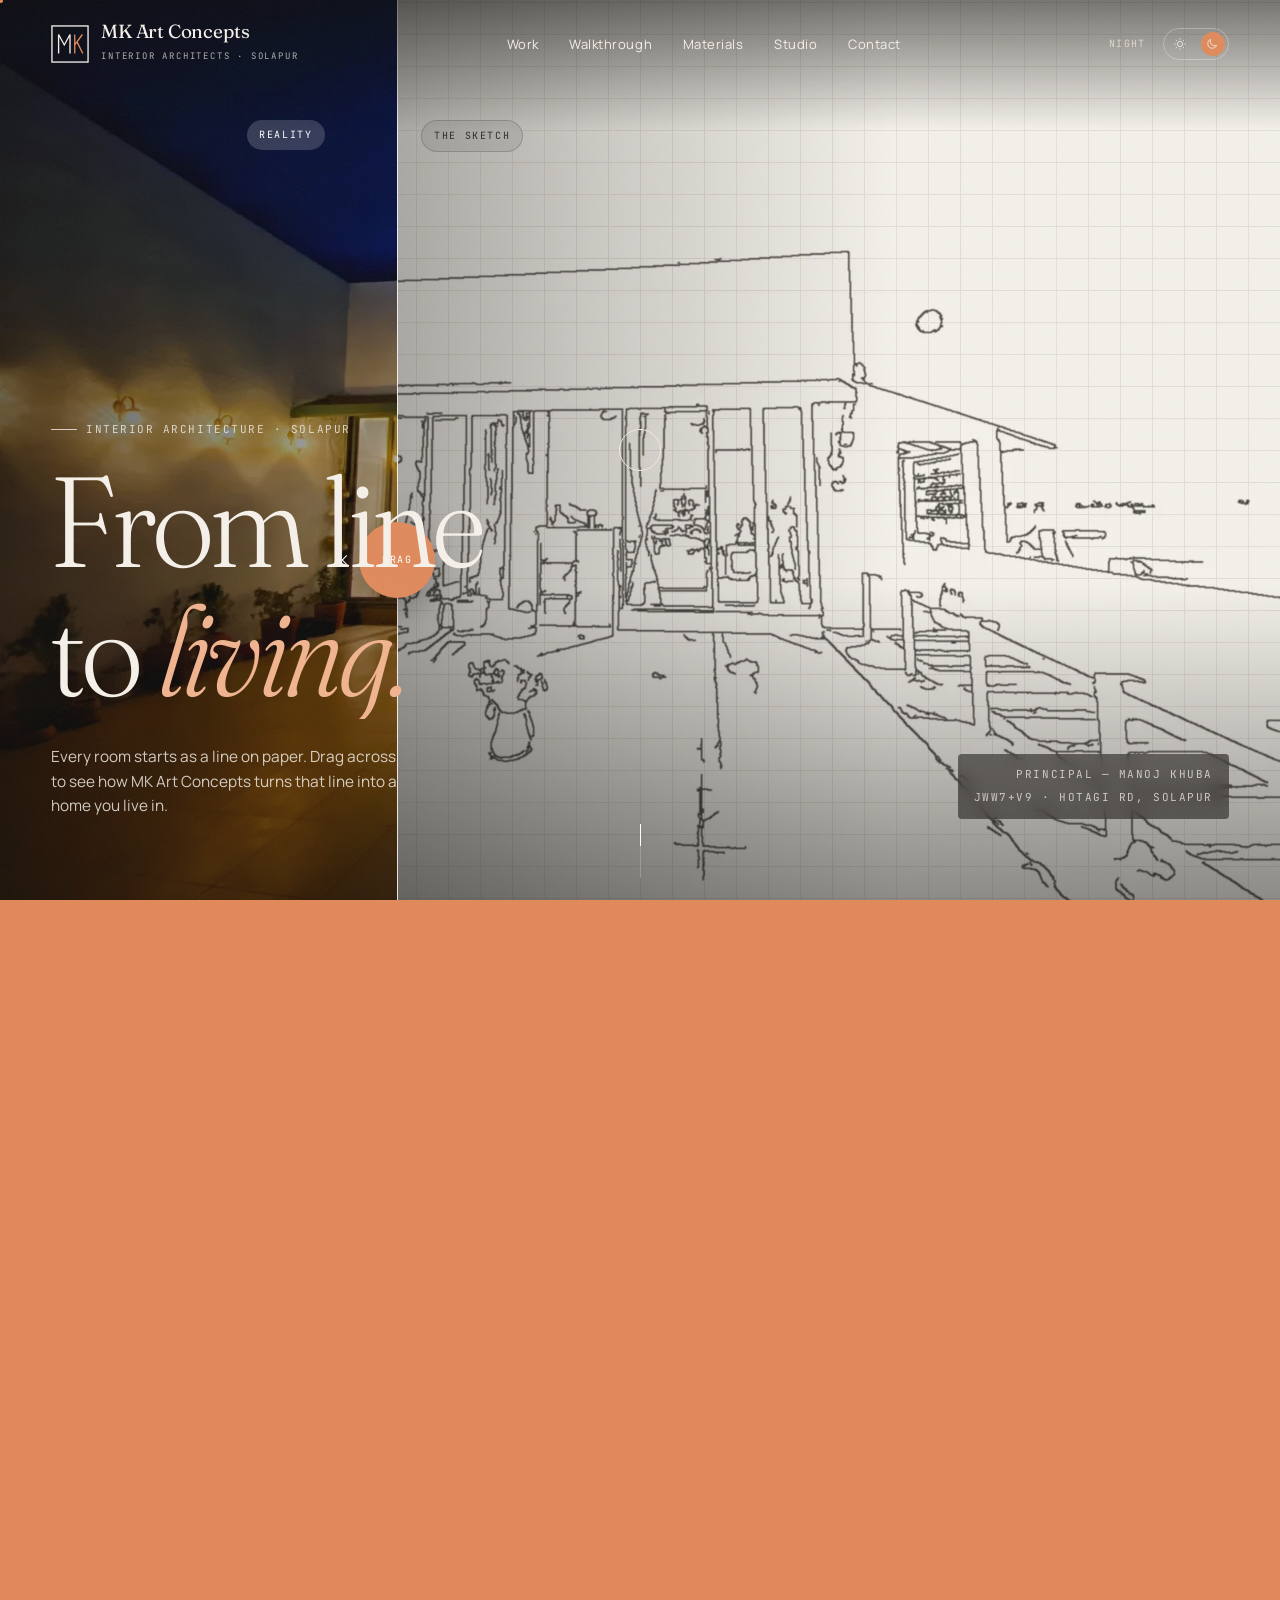
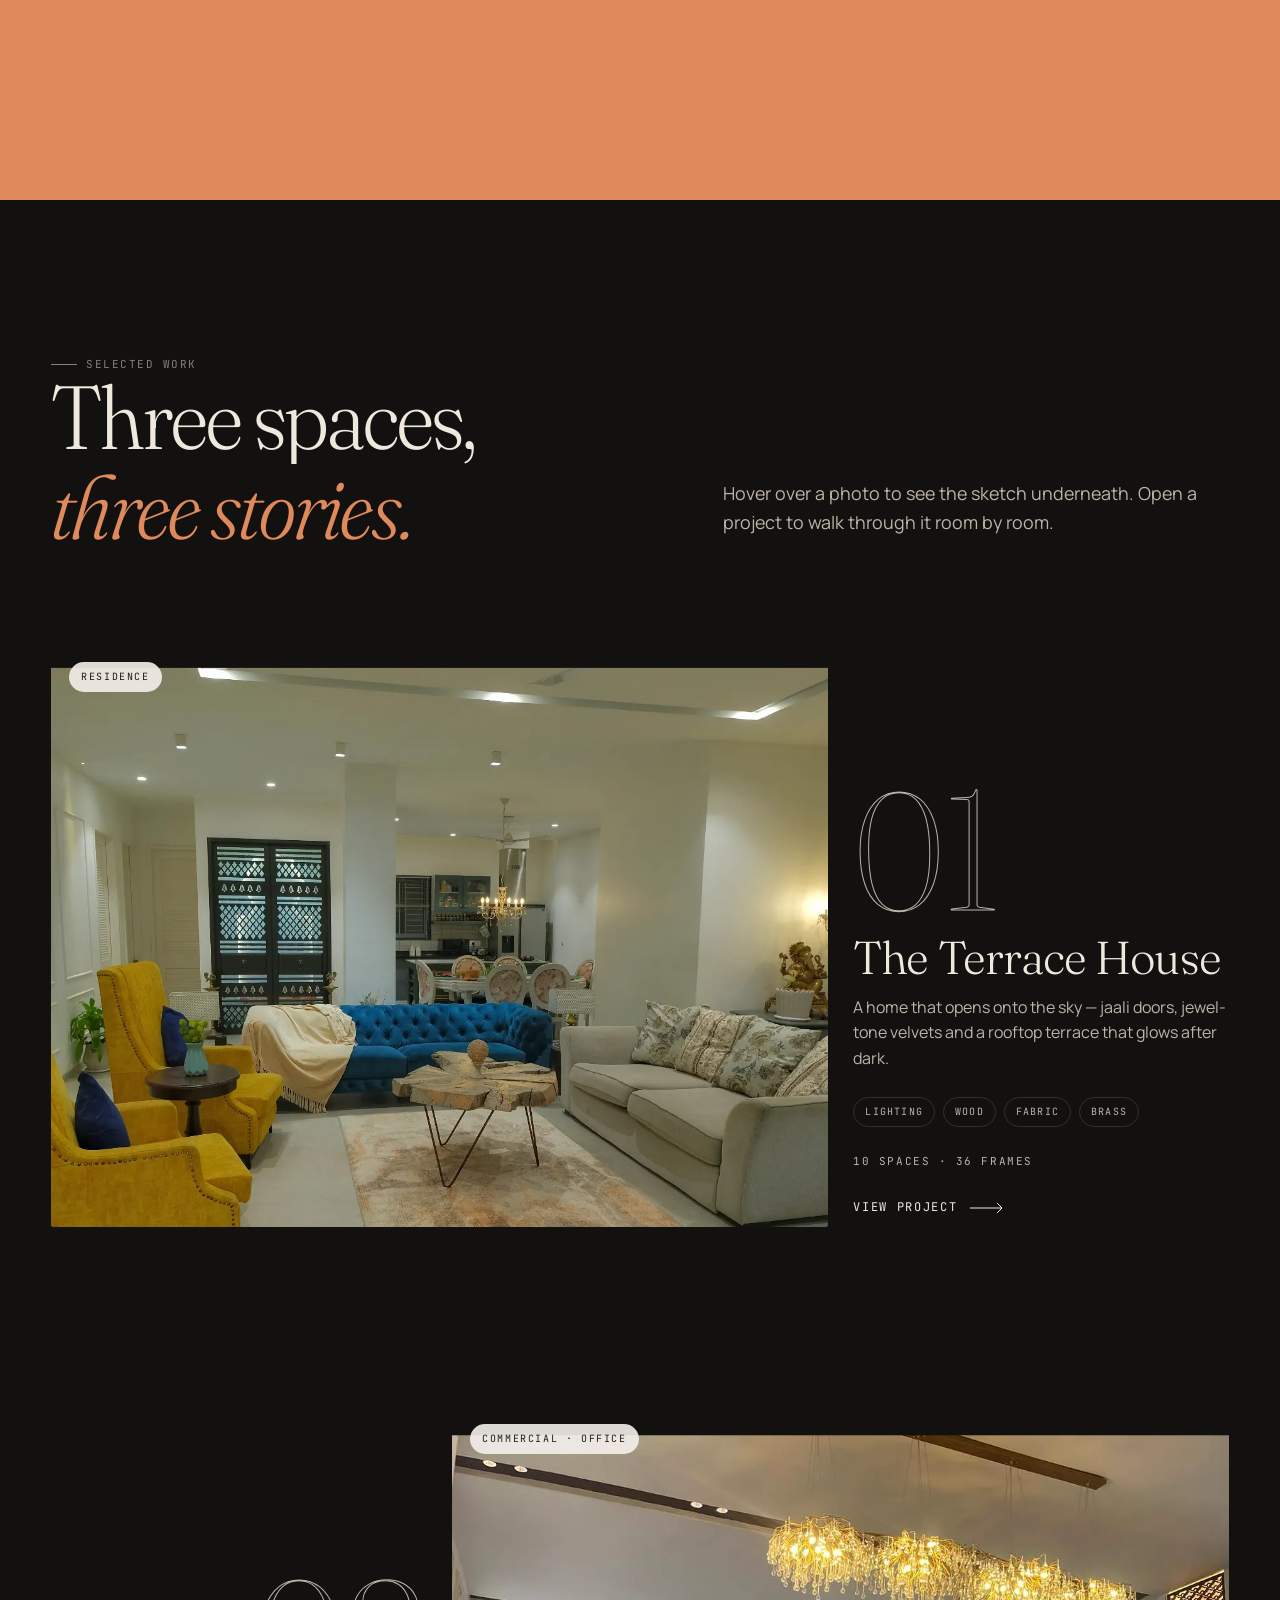
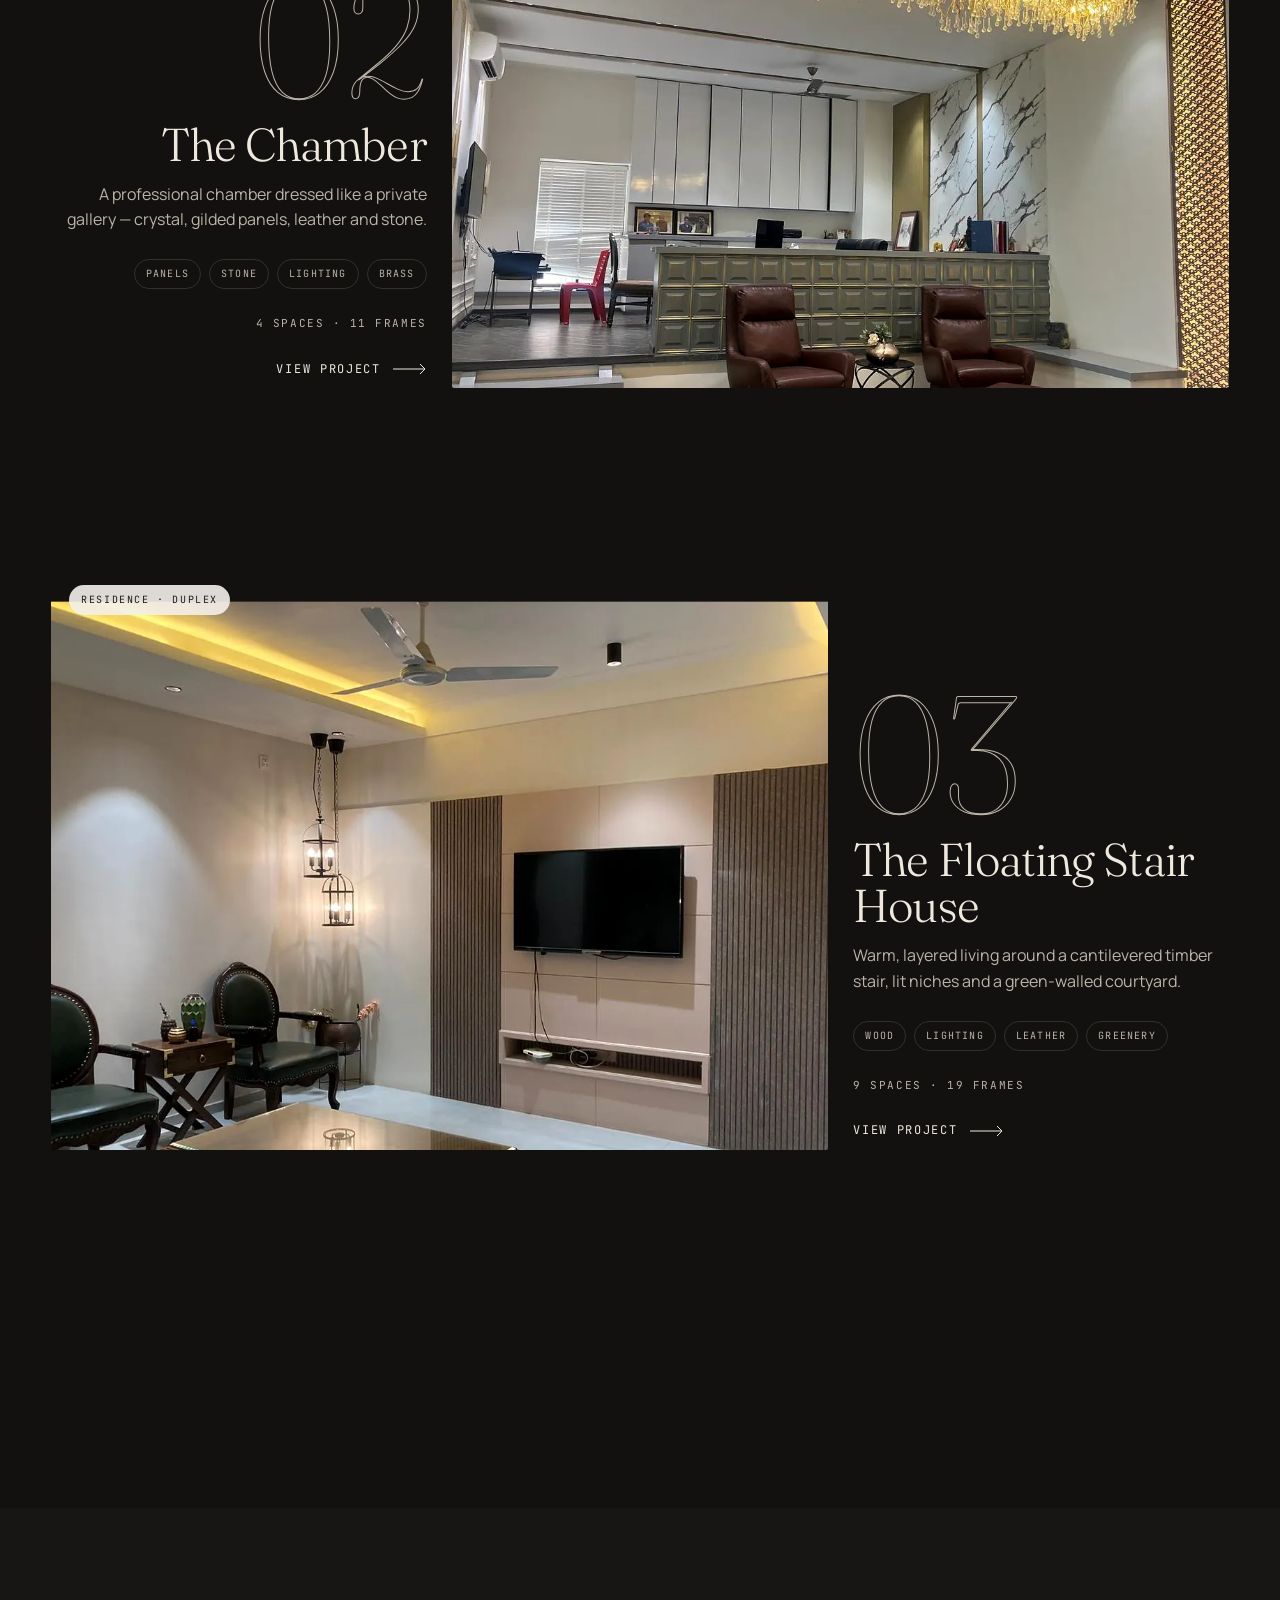
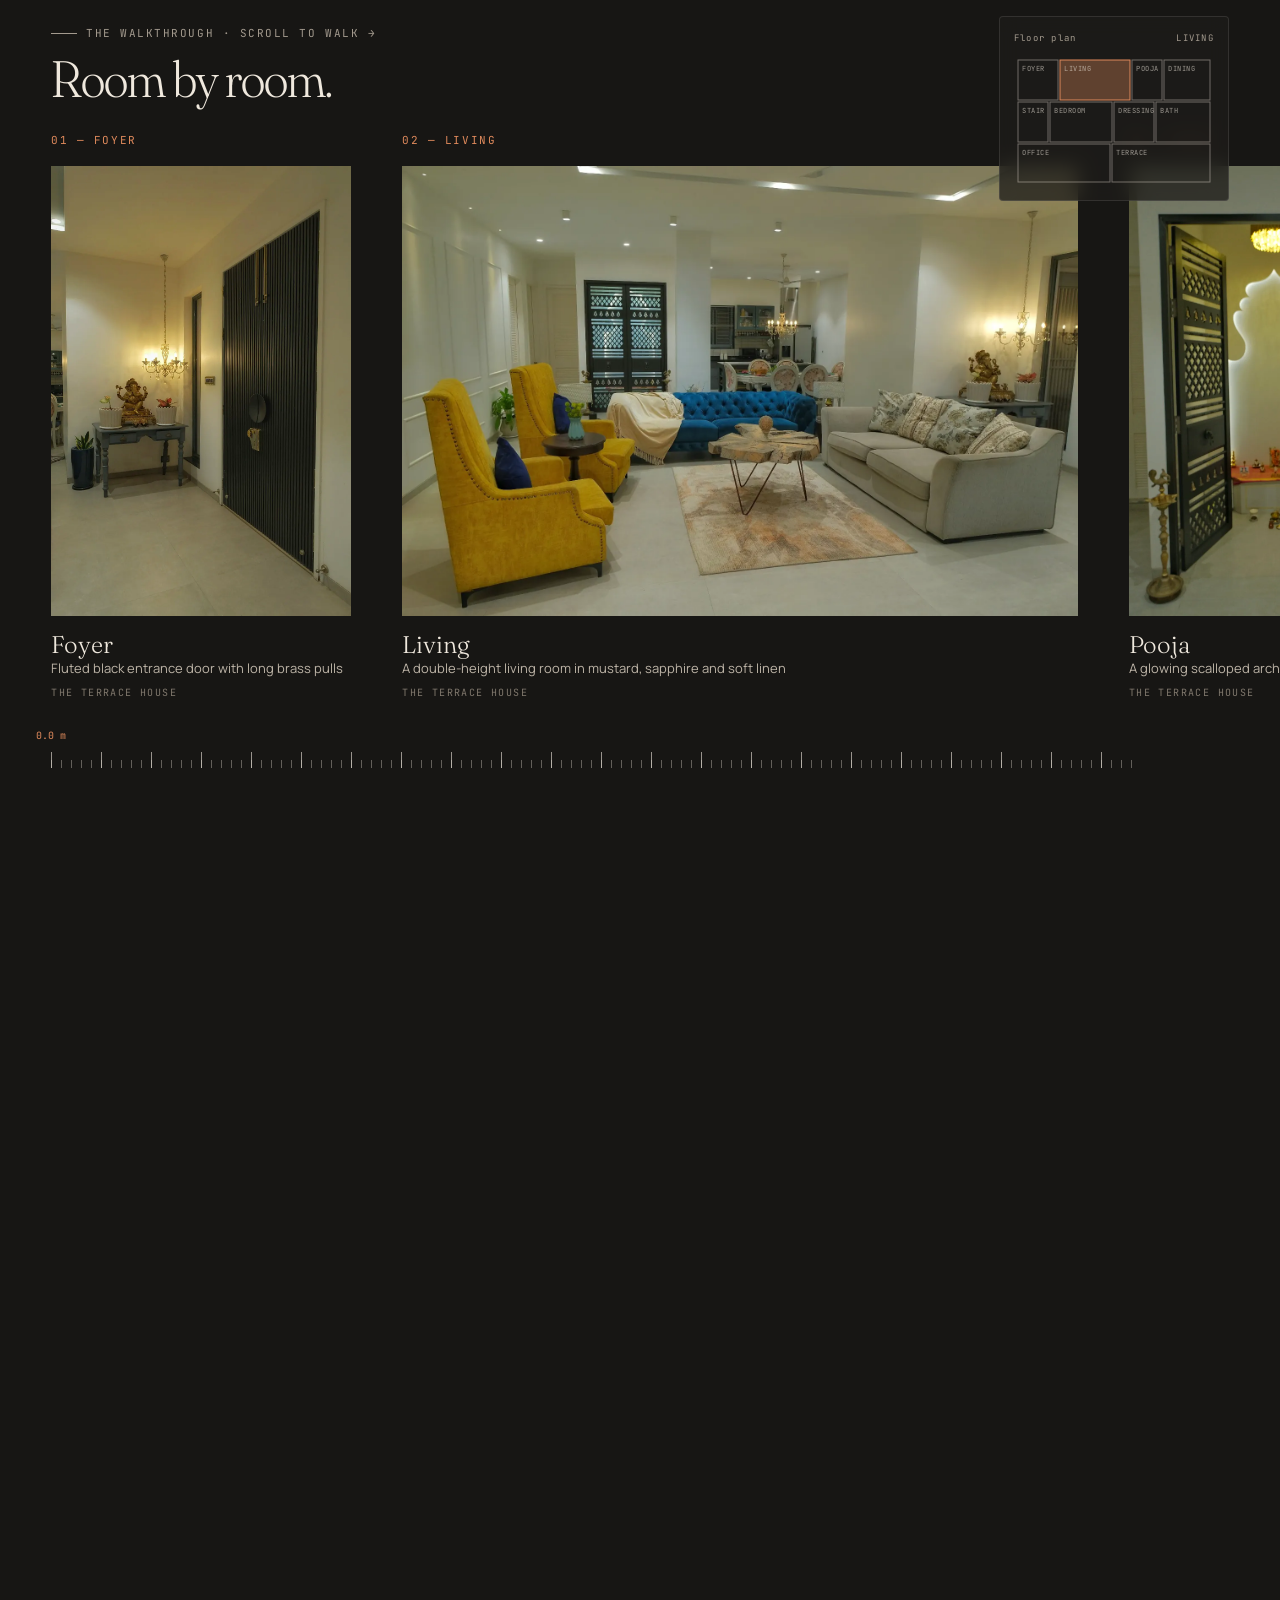
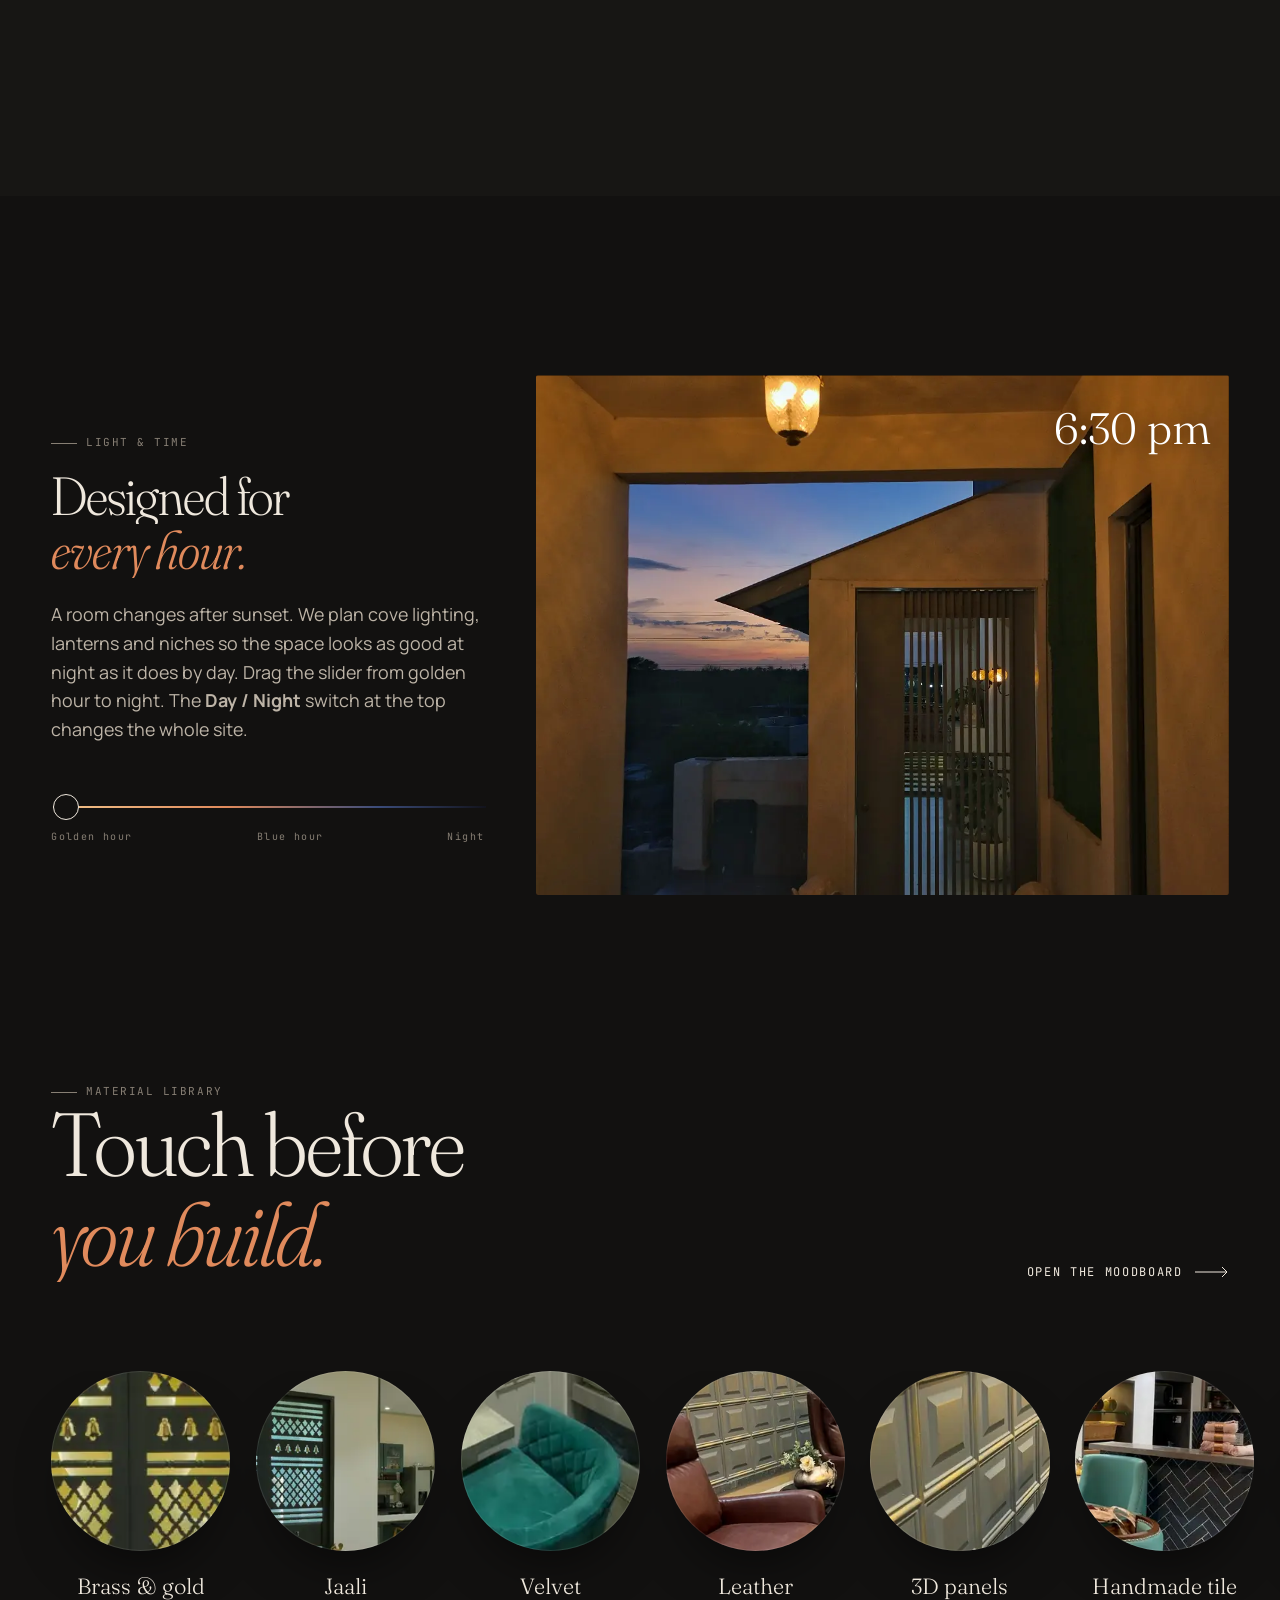
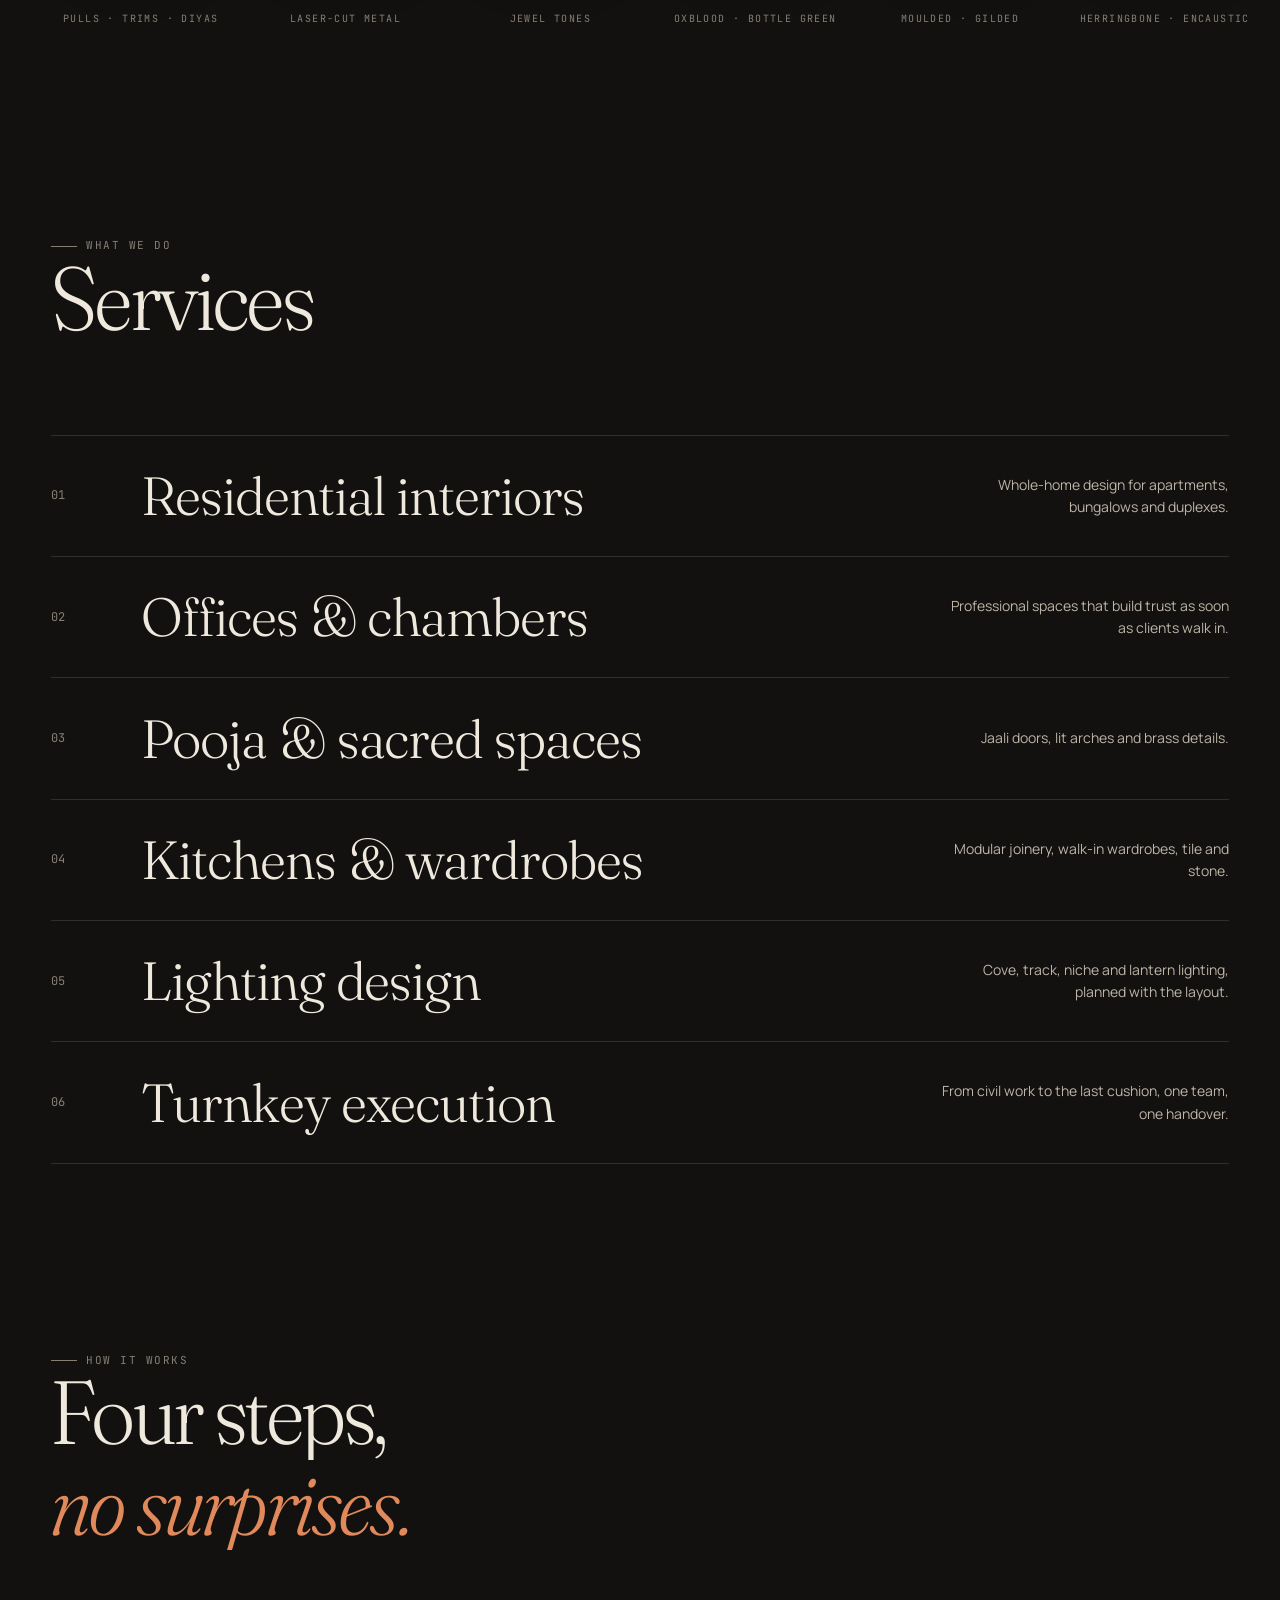
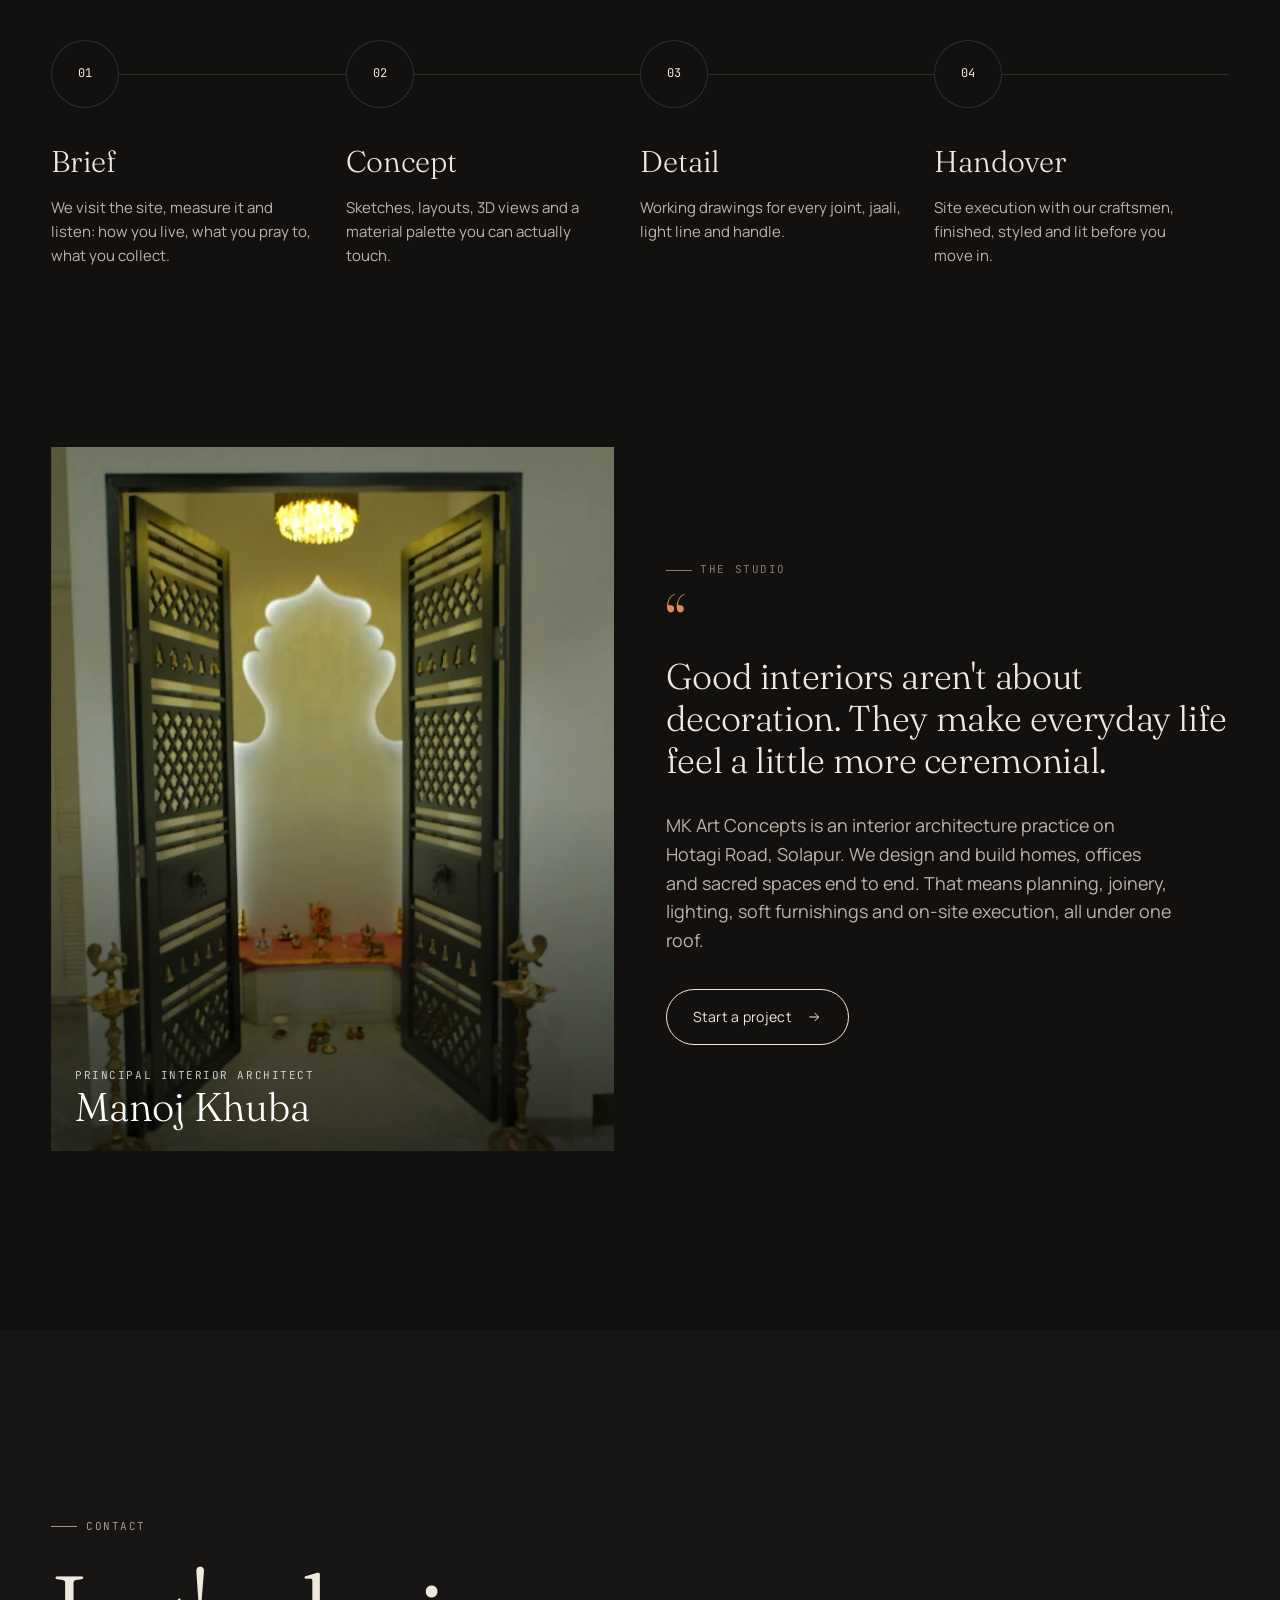
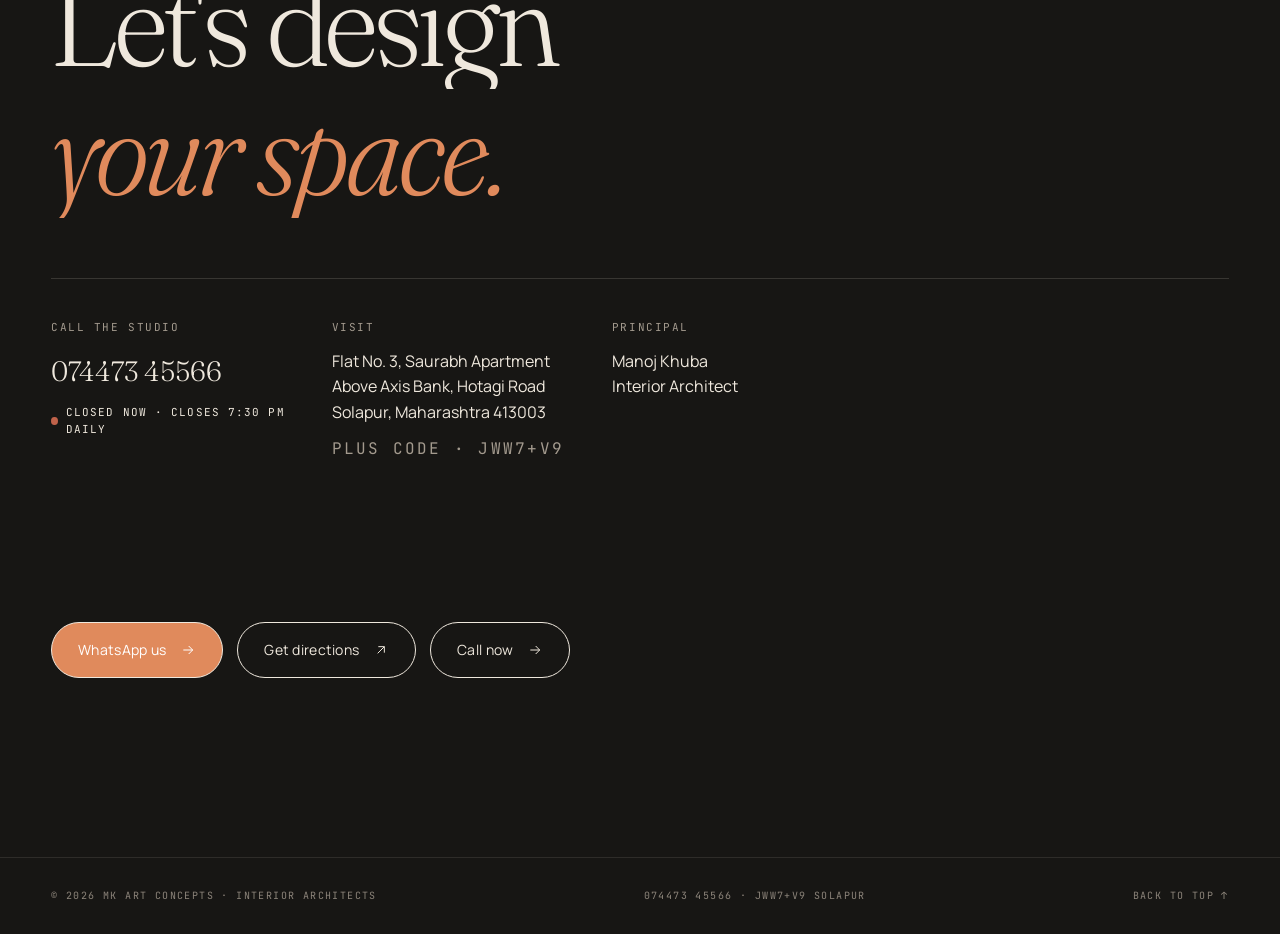
<file: index.html>
<!doctype html>
<html lang="en">
<head>
<meta charset="utf-8">
<meta name="viewport" content="width=device-width, initial-scale=1, viewport-fit=cover">
<meta name="theme-color" content="#161513">
<link rel="icon" href="assets/img/favicon.svg" type="image/svg+xml">
<link rel="preconnect" href="https://fonts.googleapis.com">
<link rel="preconnect" href="https://fonts.gstatic.com" crossorigin>
<link href="https://fonts.googleapis.com/css2?family=Caveat:wght@500&family=Fraunces:ital,opsz,wght,SOFT@0,9..144,200..500,50;1,9..144,200..500,50&family=JetBrains+Mono:wght@400&family=Manrope:wght@400;500;600&display=swap" rel="stylesheet">
<link rel="stylesheet" href="assets/css/style.css">
<script>(function(){var d=document.documentElement,t=null;try{t=localStorage.getItem('mk-theme')}catch(e){}if(!t){var h=new Date().getHours();t=(h>=19||h<6)?'night':'day'}d.setAttribute('data-theme',t);d.classList.add('js')})()</script>

<title>MK Art Concepts — Interior Architects in Solapur | Manoj Khuba</title>
<meta name="description" content="MK Art Concepts is an interior architecture studio in Solapur led by Manoj Khuba — residences, offices, pooja rooms, kitchens, wardrobes, lighting and turnkey interiors.">
<meta property="og:title" content="MK Art Concepts — From line to living">
<meta property="og:description" content="Interior architecture studio, Hotagi Road, Solapur.">
<meta property="og:image" content="assets/img/hero-day.webp">
<meta property="og:type" content="website">
<script type="application/ld+json">
{"@context":"https://schema.org","@type":"HomeAndConstructionBusiness","name":"MK Art Concepts","description":"Interior architect office","founder":{"@type":"Person","name":"Manoj Khuba"},"telephone":"+91 74473 45566","address":{"@type":"PostalAddress","streetAddress":"Flat No. 3, Saurabh Apartment, above Axis Bank, Hotagi Road","addressLocality":"Solapur","addressRegion":"Maharashtra","postalCode":"413003","addressCountry":"IN"},"hasMap":"https://maps.app.goo.gl/VQPH1AhUaQkoyTFZ7","image":"assets/img/hero-day.webp"}
</script>
</head>
<body id="top" class="has-hero">

<div class="loader" aria-hidden="true">
  <svg viewBox="0 0 200 120">
    <rect x="2" y="2" width="196" height="116"/>
    <line x1="2" y1="80" x2="198" y2="80"/>
    <path d="M30 80V30l20 30 20-30v50"/>
    <path class="acc" d="M100 30v50M100 58l30-28M110 50l24 30"/>
    <path d="M150 80V50h30v30M150 50l15-14 15 14"/>
  </svg>
  <span class="ltxt mono">Drawing your space…</span>
  <span class="count">000</span>
</div>

<a class="skip" href="#main" style="position:absolute;left:-999px">Skip to content</a>
<header class="nav">
  <a class="brand" href="index.html" aria-label="MK Art Concepts — home">
    <svg class="brand-mark" viewBox="0 0 40 40" aria-hidden="true"><rect x="1" y="1" width="38" height="38"/><path d="M8 30V10l6 11 6-11v20"/><path class="acc" d="M25 10v20M25 21l8-11M27.5 18l6 12"/></svg>
    <span><b>MK Art Concepts</b><small>Interior Architects · Solapur</small></span>
  </a>
  <nav class="nav-links" aria-label="Primary">
    <a href="index.html#work">Work</a>
    <a href="index.html#walk">Walkthrough</a>
    <a href="materials.html" data-page="materials">Materials</a>
    <a href="index.html#studio">Studio</a>
    <a href="index.html#contact">Contact</a>
  </nav>
  <div class="nav-right">
    <span class="toggle-txt">DAY</span>
    <button class="toggle" aria-label="Switch day / night mode">
      <svg viewBox="0 0 24 24"><circle cx="12" cy="12" r="4.5"/><path d="M12 2v2.5M12 19.5V22M2 12h2.5M19.5 12H22M4.9 4.9l1.8 1.8M17.3 17.3l1.8 1.8M4.9 19.1l1.8-1.8M17.3 6.7l1.8-1.8"/></svg>
      <svg viewBox="0 0 24 24"><path d="M20 14.5A8 8 0 0 1 9.5 4a8 8 0 1 0 10.5 10.5z"/></svg>
    </button>
    <button class="menu-btn" aria-label="Open menu" aria-expanded="false"><i></i><i></i></button>
  </div>
</header>
<div class="mobile-menu" aria-label="Mobile">
  <a href="index.html#work"><span>01</span>Work</a>
  <a href="index.html#walk"><span>02</span>Walkthrough</a>
  <a href="materials.html"><span>03</span>Materials</a>
  <a href="index.html#studio"><span>04</span>Studio</a>
  <a href="index.html#contact"><span>05</span>Contact</a>
  <div class="mm-foot mono"><a style="font:inherit" href="tel:+917447345566">074473 45566</a><span>Hotagi Road, Solapur</span></div>
</div>


<main id="main">

<!-- ============ HERO: sketch → reality ============ -->
<section class="hero" id="hero" aria-label="Drag to turn the sketch into the finished room">
  <div class="hero-layer hero-photo">
    <img src="assets/img/hero-day.webp" data-day="assets/img/hero-day.webp" data-night="assets/img/hero-night.webp" alt="Finished living room designed by MK Art Concepts" fetchpriority="high">
  </div>
  <div class="hero-layer hero-sketch" aria-hidden="true">
    <img src="assets/img/sketch/hero-day.webp" data-day="assets/img/sketch/hero-day.webp" data-night="assets/img/sketch/hero-night.webp" alt="">
  </div>
  <div class="hero-shade"></div>
  <span class="hero-tag t1">Reality</span>
  <span class="hero-tag t2">The sketch</span>
  <div class="hero-handle"><button aria-label="Drag to compare sketch and finished room" data-cursor="DRAG">DRAG</button></div>

  <div class="hero-copy">
    <span class="label">Interior Architecture · Solapur</span>
    <h1 class="display" data-split>From line<br>to <em>living.</em></h1>
    <p class="rv">Every room starts as a line on paper. Drag across to see how MK Art Concepts turns that line into a home you live in.</p>
  </div>
  <div class="hero-meta">
    <span class="mono">Principal — Manoj Khuba</span>
    <span class="mono">JWW7+V9 · Hotagi Rd, Solapur</span>
  </div>
  <div class="scroll-cue" aria-hidden="true"></div>
</section>

<div class="marquee" aria-hidden="true">
  <div class="marquee-track">
    <span>Residences</span><span>Offices &amp; Chambers</span><span>Pooja Rooms</span><span>Kitchens</span><span>Wardrobes</span><span>Terraces</span><span>Lighting</span><span>Turnkey Interiors</span>
    <span>Residences</span><span>Offices &amp; Chambers</span><span>Pooja Rooms</span><span>Kitchens</span><span>Wardrobes</span><span>Terraces</span><span>Lighting</span><span>Turnkey Interiors</span>
  </div>
</div>

<!-- ============ MANIFESTO ============ -->
<section class="section wrap" aria-label="About the studio">
  <div class="manifesto">
    <span class="label">The approach</span>
    <div>
      <p class="big" id="manifesto">We design rooms the way people actually live in them — <em>morning light,</em> evening lamps, the prayer at dusk, the long dinner. Brass, jaali, velvet and stone, drawn line by line, then built to the last detail.</p>
      <div class="stats">
        <div class="stat rv"><b data-count="projects">0</b><span>Featured projects</span></div>
        <div class="stat rv" style="transition-delay:.1s"><b data-count="frames">0</b><span>Frames in this portfolio</span></div>
        <div class="stat rv" style="transition-delay:.2s"><b data-count="spaces">0</b><span>Kinds of space designed</span></div>
      </div>
    </div>
  </div>
</section>

<!-- ============ SELECTED WORK ============ -->
<section class="section wrap" id="work" style="padding-top:0">
  <div class="sec-head">
    <div>
      <span class="label">Selected work</span>
      <h2 class="display h-l" data-split>Three spaces,<br><em>three stories.</em></h2>
    </div>
    <p class="lead rv">Hover over a photo to see the sketch underneath. Open a project to walk through it room by room.</p>
  </div>
  <div id="chapters"></div>
</section>

<!-- ============ WALKTHROUGH ============ -->
<section class="walk" id="walk" aria-label="Room by room walkthrough">
  <div class="walk-sticky">
    <div class="walk-head">
      <div>
        <span class="label">The walkthrough · scroll to walk →</span>
        <h2 class="display">Room by room.</h2>
      </div>
      
    </div>
    <div class="walk-track" id="walkTrack"></div>
    <div class="tape" aria-hidden="true"><div class="tape-bg"></div><div class="tape-fill"></div><div class="tape-read">0.0 m</div></div>
    <div class="minimap" aria-hidden="true">
      <div class="mm-label"><span>Floor plan</span><span id="mmRoom">—</span></div>
      <svg id="mmSvg" viewBox="0 0 200 130"></svg>
    </div>
  </div>
</section>

<!-- ============ DAY TO NIGHT ============ -->
<section class="section wrap" id="hours">
  <div class="hours">
    <div>
      <span class="label">Light &amp; time</span>
      <h2 class="display h-m" data-split style="margin:18px 0 22px">Designed for<br><em>every hour.</em></h2>
      <p class="lead rv">A room changes after sunset. We plan cove lighting, lanterns and niches so the space looks as good at night as it does by day. Drag the slider from golden hour to night. The <b>Day / Night</b> switch at the top changes the whole site.</p>
      <input class="range" id="hourRange" type="range" min="0" max="100" value="0" aria-label="Time of evening">
      <div class="range-labels"><span>Golden hour</span><span>Blue hour</span><span>Night</span></div>
    </div>
    <div class="hours-stage rv-mask" id="hoursStage"><span class="hours-clock" id="hoursClock">6:30</span></div>
  </div>
</section>

<!-- ============ MATERIALS TEASER ============ -->
<section class="section" style="padding-top:0">
  <div class="wrap sec-head">
    <div>
      <span class="label">Material library</span>
      <h2 class="display h-l" data-split>Touch before<br><em>you build.</em></h2>
    </div>
    <a class="arrow-link rv" href="materials.html">Open the moodboard <svg viewBox="0 0 34 12"><path d="M0 6h32M27 1l5 5-5 5"/></svg></a>
  </div>
  <div class="swatches wrap" id="swatches"></div>
</section>

<!-- ============ SERVICES ============ -->
<section class="section wrap" style="padding-top:0" id="services">
  <div class="sec-head">
    <div>
      <span class="label">What we do</span>
      <h2 class="display h-l" data-split>Services</h2>
    </div>
  </div>
  <ul class="services" id="serviceList"></ul>
  <div class="svc-preview" id="svcPreview" aria-hidden="true"></div>
</section>

<!-- ============ PROCESS ============ -->
<section class="section wrap" style="padding-top:0" id="process">
  <div class="sec-head">
    <div>
      <span class="label">How it works</span>
      <h2 class="display h-l" data-split>Four steps,<br><em>no surprises.</em></h2>
    </div>
  </div>
  <div class="process" id="processWrap">
    <div class="process-line"><i></i></div>
    <div class="step"><div class="dot">01</div><h3>Brief</h3><p>We visit the site, measure it and listen: how you live, what you pray to, what you collect.</p></div>
    <div class="step"><div class="dot">02</div><h3>Concept</h3><p>Sketches, layouts, 3D views and a material palette you can actually touch.</p></div>
    <div class="step"><div class="dot">03</div><h3>Detail</h3><p>Working drawings for every joint, jaali, light line and handle.</p></div>
    <div class="step"><div class="dot">04</div><h3>Handover</h3><p>Site execution with our craftsmen, finished, styled and lit before you move in.</p></div>
  </div>
</section>

<!-- ============ STUDIO ============ -->
<section class="section wrap" id="studio" style="padding-top:0">
  <div class="studio">
    <div class="monogram rv-mask"><img id="studioImg" alt="Brass and black jaali pooja doors designed by MK Art Concepts" loading="lazy">
      <div class="sig"><span class="mono" style="color:rgba(255,255,255,.75)">Principal Interior Architect</span><b>Manoj Khuba</b></div>
    </div>
    <div>
      <span class="label">The studio</span>
      <blockquote class="rv" style="margin-top:24px">Good interiors aren't about decoration. They make everyday life feel a little more ceremonial.</blockquote>
      <p class="lead rv">MK Art Concepts is an interior architecture practice on Hotagi Road, Solapur. We design and build homes, offices and sacred spaces end to end. That means planning, joinery, lighting, soft furnishings and on-site execution, all under one roof.</p>
      <div class="cta-row" style="margin-top:34px">
        <a class="btn" href="#contact">Start a project <svg viewBox="0 0 24 24"><path d="M5 12h14M13 6l6 6-6 6"/></svg></a>
      </div>
    </div>
  </div>
</section>

<!-- ============ CONTACT ============ -->
<section class="section wrap contact" id="contact">
  <span class="label">Contact</span>
  <h2 class="display contact-big" data-split>Let's design<br><em>your space.</em></h2>
  <div class="contact-grid">
    <div>
      <h4>Call the studio</h4>
      <a href="tel:+917447345566" style="font-family:var(--f-display);font-size:28px;font-weight:300">074473 45566</a>
      <div class="open-now"><i></i><span>Closes 7:30 pm</span></div>
    </div>
    <div>
      <h4>Visit</h4>
      <p>Flat No. 3, Saurabh Apartment<br>Above Axis Bank, Hotagi Road<br>Solapur, Maharashtra 413003</p>
      <p class="mono" style="margin-top:10px;color:#A39A8E">Plus code · JWW7+V9</p>
    </div>
    <div>
      <h4>Principal</h4>
      <p>Manoj Khuba<br>Interior Architect</p>
    </div>
    <div class="map-wrap">
      <iframe title="MK Art Concepts on Google Maps" loading="lazy" referrerpolicy="no-referrer-when-downgrade" src="https://www.google.com/maps?q=MK+Art+Concepts,+Hotagi+Road,+Solapur+413003&output=embed"></iframe>
    </div>
  </div>
  <div class="cta-row">
    <a class="btn solid" href="https://wa.me/917447345566?text=Hello%20MK%20Art%20Concepts%2C%20I%20would%20like%20to%20discuss%20an%20interior%20project." target="_blank" rel="noopener">WhatsApp us <svg viewBox="0 0 24 24"><path d="M5 12h14M13 6l6 6-6 6"/></svg></a>
    <a class="btn" href="https://maps.app.goo.gl/VQPH1AhUaQkoyTFZ7" target="_blank" rel="noopener">Get directions <svg viewBox="0 0 24 24"><path d="M7 17L17 7M8 7h9v9"/></svg></a>
    <a class="btn" href="tel:+917447345566">Call now <svg viewBox="0 0 24 24"><path d="M5 12h14M13 6l6 6-6 6"/></svg></a>
  </div>
</section>

</main>
<footer class="footer">
  <span>© <span data-year></span> MK Art Concepts · Interior Architects</span>
  <span><a href="tel:+917447345566">074473 45566</a> · <a href="https://maps.app.goo.gl/VQPH1AhUaQkoyTFZ7" target="_blank" rel="noopener">JWW7+V9 Solapur</a></span>
  <a href="#top" onclick="window.scrollTo({top:0,behavior:'smooth'});return false;">Back to top ↑</a>
</footer>
<a class="wa-float" href="#" target="_blank" rel="noopener" aria-label="Chat on WhatsApp"><svg viewBox="0 0 32 32"><path d="M16 3a13 13 0 0 0-11.2 19.6L3 29l6.6-1.7A13 13 0 1 0 16 3zm0 23.7c-2 0-4-.6-5.7-1.6l-.4-.2-3.9 1 1-3.8-.3-.4A10.7 10.7 0 1 1 16 26.7zm5.9-8c-.3-.2-1.9-1-2.2-1-.3-.1-.5-.2-.7.2l-1 1.2c-.2.2-.4.2-.7.1a8.8 8.8 0 0 1-4.4-3.8c-.3-.6.3-.5 1-1.7.1-.2 0-.4 0-.6l-1-2.4c-.3-.6-.5-.5-.7-.5h-.6c-.2 0-.6.1-.9.4-.3.3-1.1 1.1-1.1 2.7s1.2 3.2 1.3 3.4c.2.2 2.3 3.5 5.6 4.9 2.1.9 2.9 1 4 .8.6-.1 1.9-.8 2.2-1.5.3-.8.3-1.4.2-1.5-.1-.2-.3-.2-.6-.4z"/></svg></a>


<script src="assets/js/data.js"></script>
<script src="assets/js/main.js"></script>
<script src="assets/js/home.js"></script>
</body>
</html>
</file>
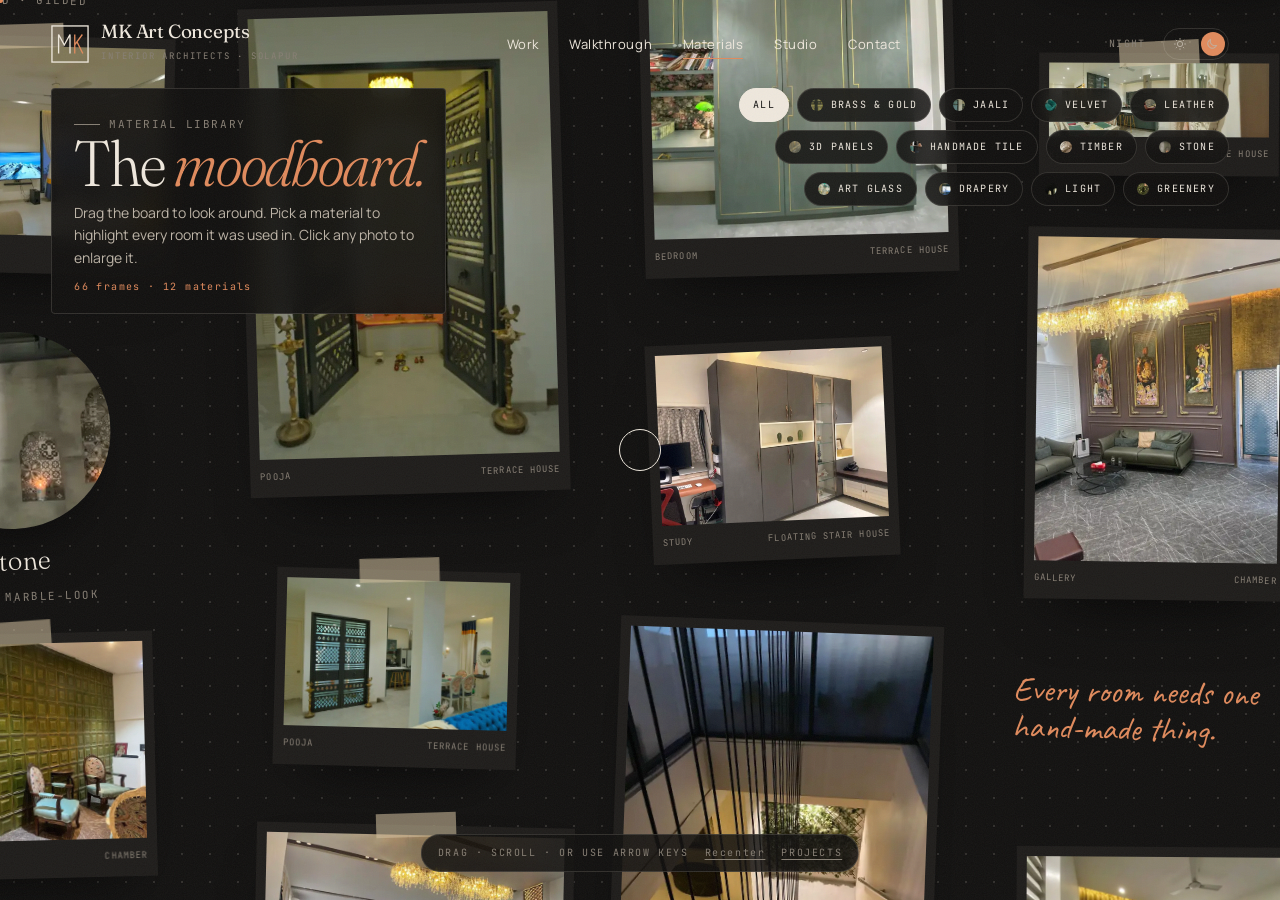
<file: materials.html>
<!doctype html>
<html lang="en">
<head>
<meta charset="utf-8">
<meta name="viewport" content="width=device-width, initial-scale=1, viewport-fit=cover">
<meta name="theme-color" content="#161513">
<link rel="icon" href="assets/img/favicon.svg" type="image/svg+xml">
<link rel="preconnect" href="https://fonts.googleapis.com">
<link rel="preconnect" href="https://fonts.gstatic.com" crossorigin>
<link href="https://fonts.googleapis.com/css2?family=Caveat:wght@500&family=Fraunces:ital,opsz,wght,SOFT@0,9..144,200..500,50;1,9..144,200..500,50&family=JetBrains+Mono:wght@400&family=Manrope:wght@400;500;600&display=swap" rel="stylesheet">
<link rel="stylesheet" href="assets/css/style.css">
<script>(function(){var d=document.documentElement,t=null;try{t=localStorage.getItem('mk-theme')}catch(e){}if(!t){var h=new Date().getHours();t=(h>=19||h<6)?'night':'day'}d.setAttribute('data-theme',t);d.classList.add('js')})()</script>

<title>Material Moodboard — MK Art Concepts, Solapur</title>
<meta name="description" content="Brass, jaali, velvet, leather, handmade tile, timber and light — explore the materials behind MK Art Concepts interiors.">
</head>
<body class="mood-page">
<a class="skip" href="#main" style="position:absolute;left:-999px">Skip to content</a>
<header class="nav">
  <a class="brand" href="index.html" aria-label="MK Art Concepts — home">
    <svg class="brand-mark" viewBox="0 0 40 40" aria-hidden="true"><rect x="1" y="1" width="38" height="38"/><path d="M8 30V10l6 11 6-11v20"/><path class="acc" d="M25 10v20M25 21l8-11M27.5 18l6 12"/></svg>
    <span><b>MK Art Concepts</b><small>Interior Architects · Solapur</small></span>
  </a>
  <nav class="nav-links" aria-label="Primary">
    <a href="index.html#work">Work</a>
    <a href="index.html#walk">Walkthrough</a>
    <a href="materials.html" data-page="materials">Materials</a>
    <a href="index.html#studio">Studio</a>
    <a href="index.html#contact">Contact</a>
  </nav>
  <div class="nav-right">
    <span class="toggle-txt">DAY</span>
    <button class="toggle" aria-label="Switch day / night mode">
      <svg viewBox="0 0 24 24"><circle cx="12" cy="12" r="4.5"/><path d="M12 2v2.5M12 19.5V22M2 12h2.5M19.5 12H22M4.9 4.9l1.8 1.8M17.3 17.3l1.8 1.8M4.9 19.1l1.8-1.8M17.3 6.7l1.8-1.8"/></svg>
      <svg viewBox="0 0 24 24"><path d="M20 14.5A8 8 0 0 1 9.5 4a8 8 0 1 0 10.5 10.5z"/></svg>
    </button>
    <button class="menu-btn" aria-label="Open menu" aria-expanded="false"><i></i><i></i></button>
  </div>
</header>
<div class="mobile-menu" aria-label="Mobile">
  <a href="index.html#work"><span>01</span>Work</a>
  <a href="index.html#walk"><span>02</span>Walkthrough</a>
  <a href="materials.html"><span>03</span>Materials</a>
  <a href="index.html#studio"><span>04</span>Studio</a>
  <a href="index.html#contact"><span>05</span>Contact</a>
  <div class="mm-foot mono"><a style="font:inherit" href="tel:+917447345566">074473 45566</a><span>Hotagi Road, Solapur</span></div>
</div>

<main id="main">
  <div class="mood-ui">
    <div class="mood-title">
      <span class="label">Material library</span>
      <h1 class="display">The <em>moodboard.</em></h1>
      <p>Drag the board to look around. Pick a material to highlight every room it was used in. Click any photo to enlarge it.</p>
      <span class="mood-count" id="moodCount"></span>
    </div>
    <div class="filters" id="filters"></div>
  </div>
  <div class="board-viewport" id="viewport" data-cursor="DRAG"><div class="board" id="board"></div></div>
  <div class="mood-hint"><span>Drag · scroll · or use arrow keys</span><button id="recenter">Recenter</button><a href="index.html#work" style="text-decoration:underline;text-underline-offset:3px">Projects</a></div>
</main>
<script src="assets/js/data.js"></script>
<script src="assets/js/main.js"></script>
<script src="assets/js/materials.js"></script>
</body>
</html>
</file>
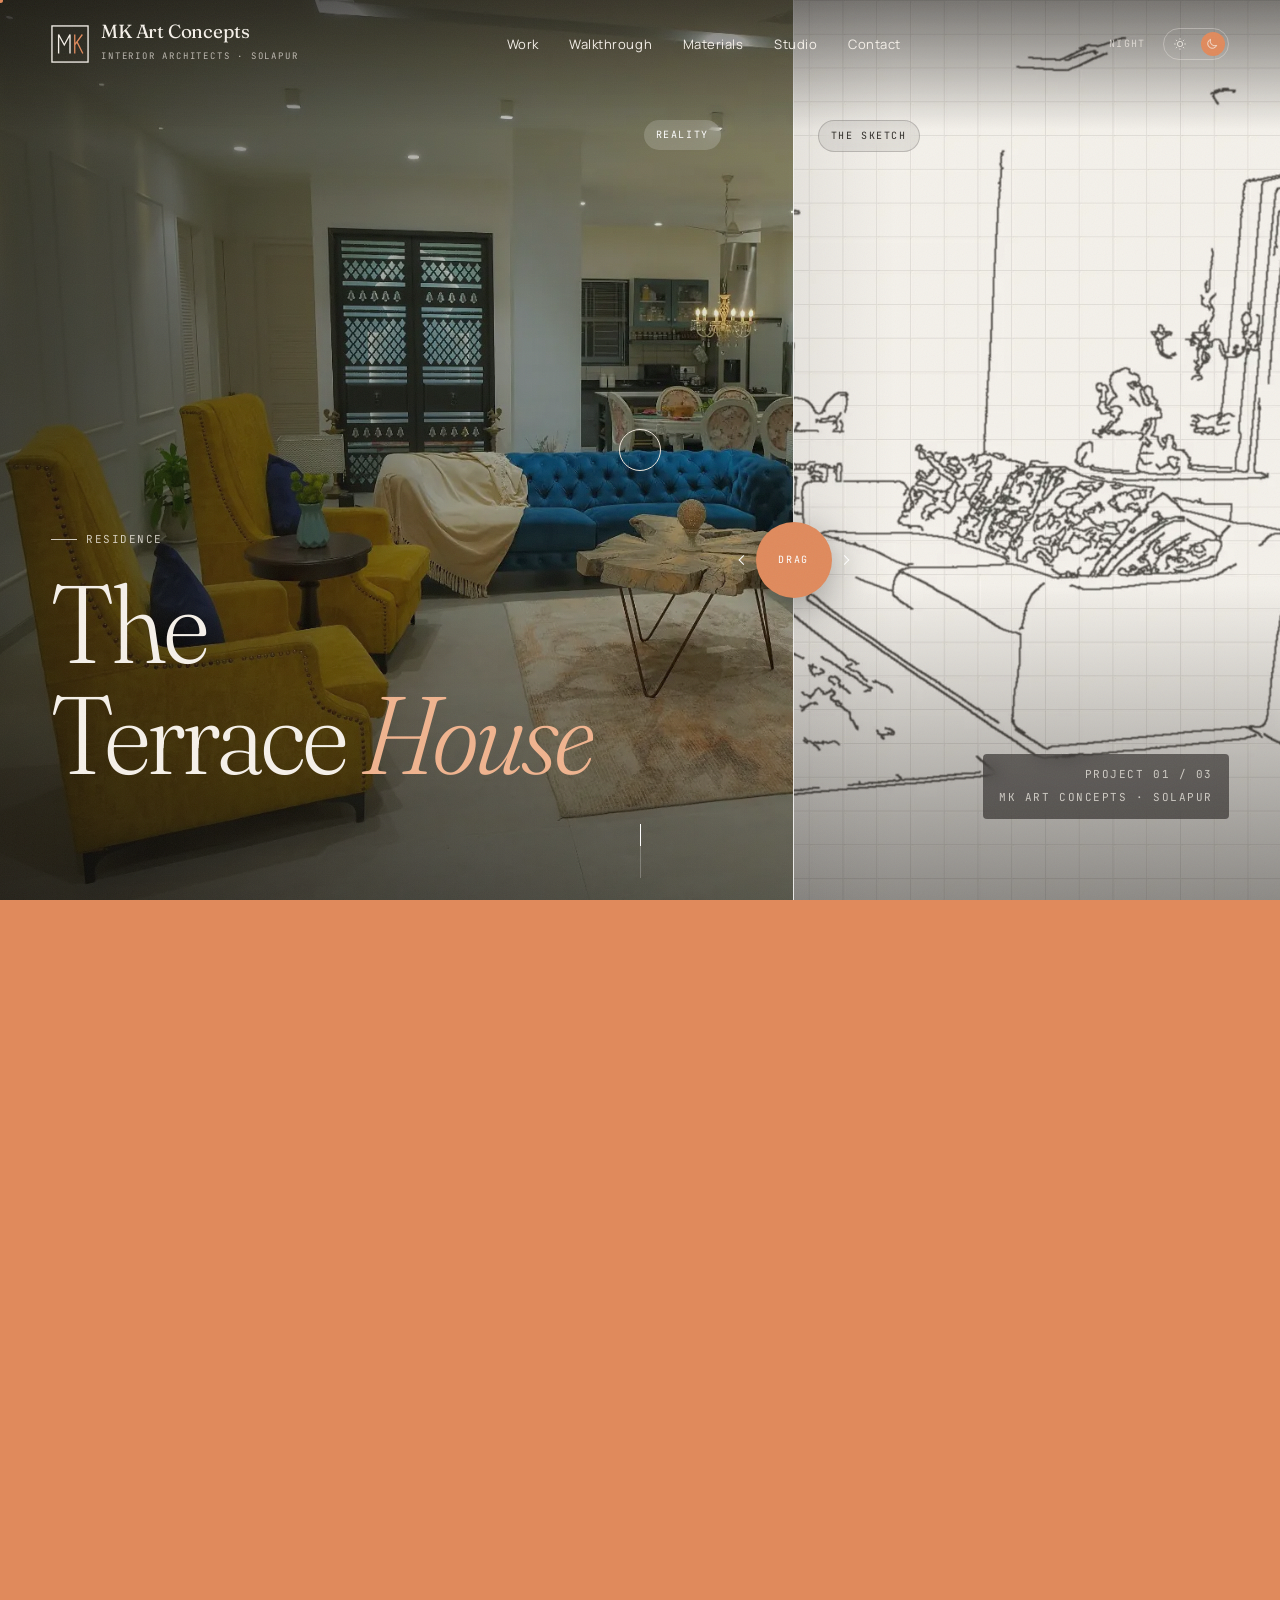
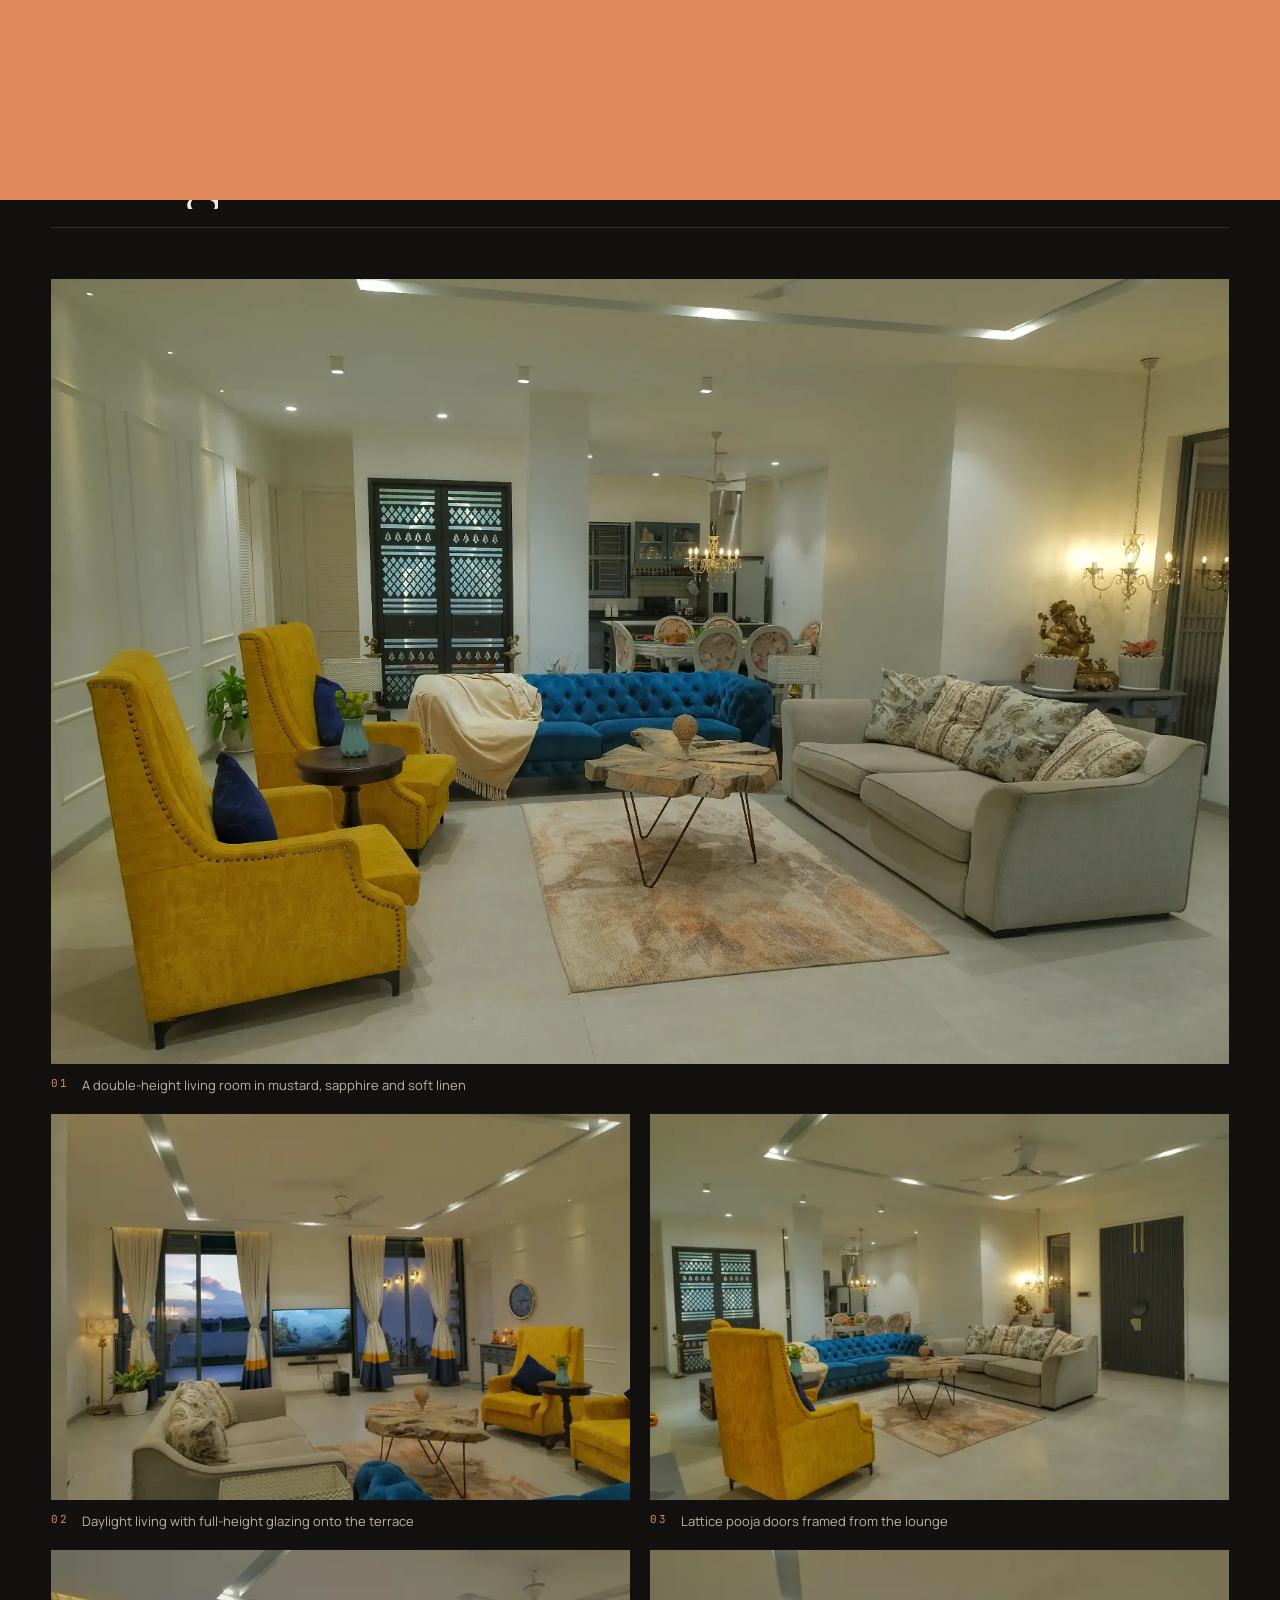
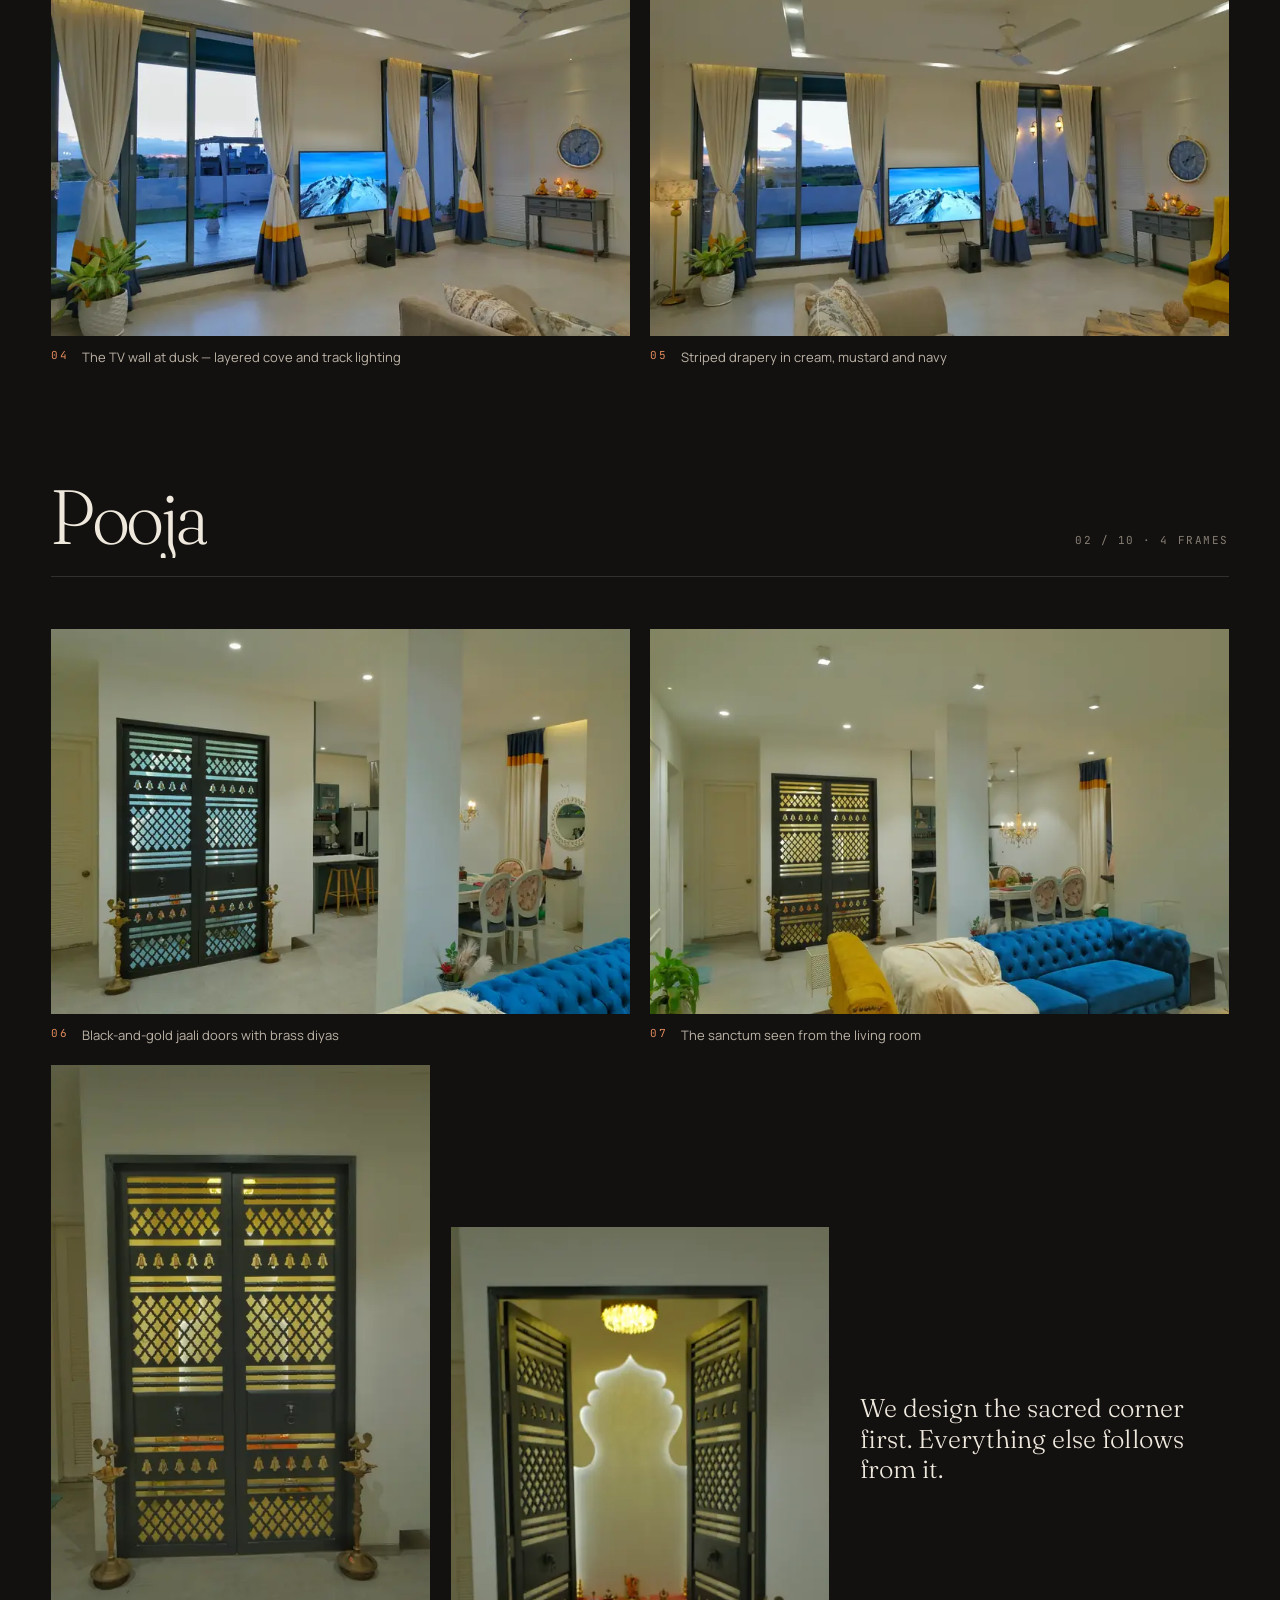
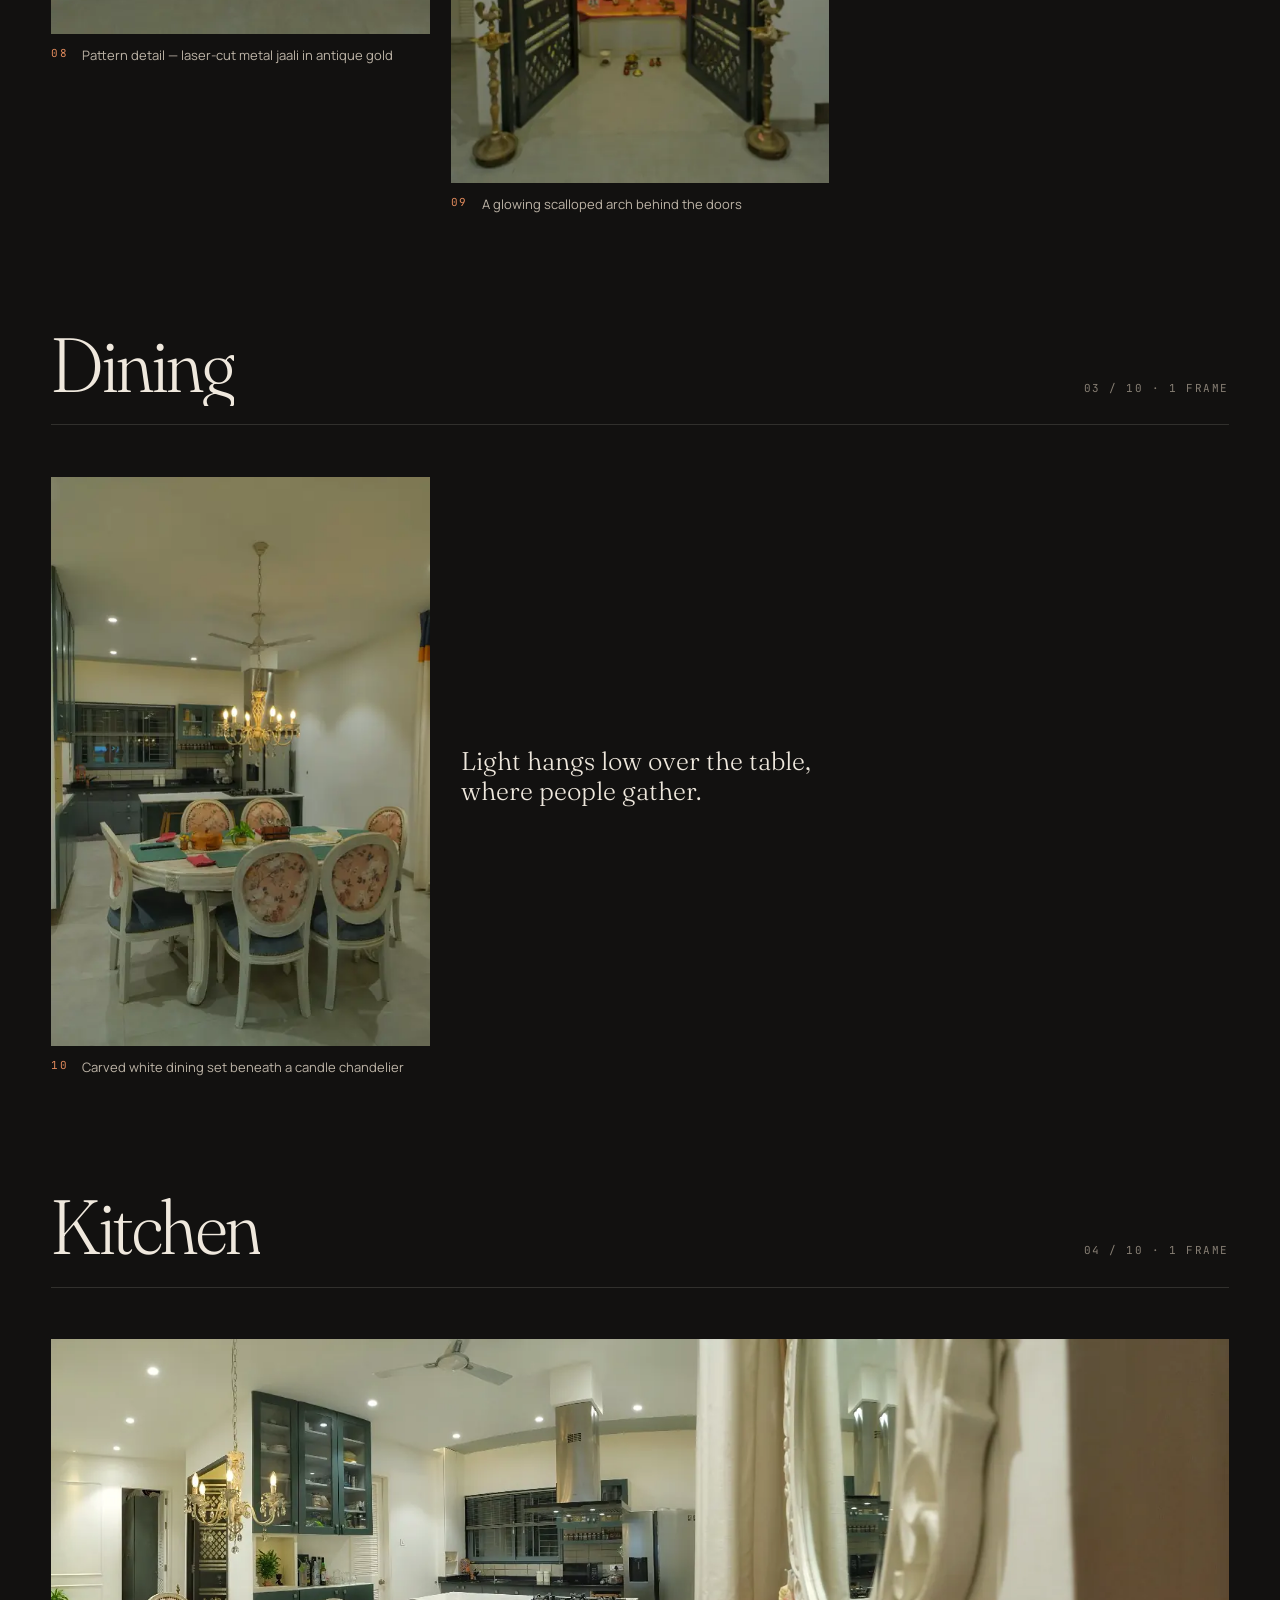
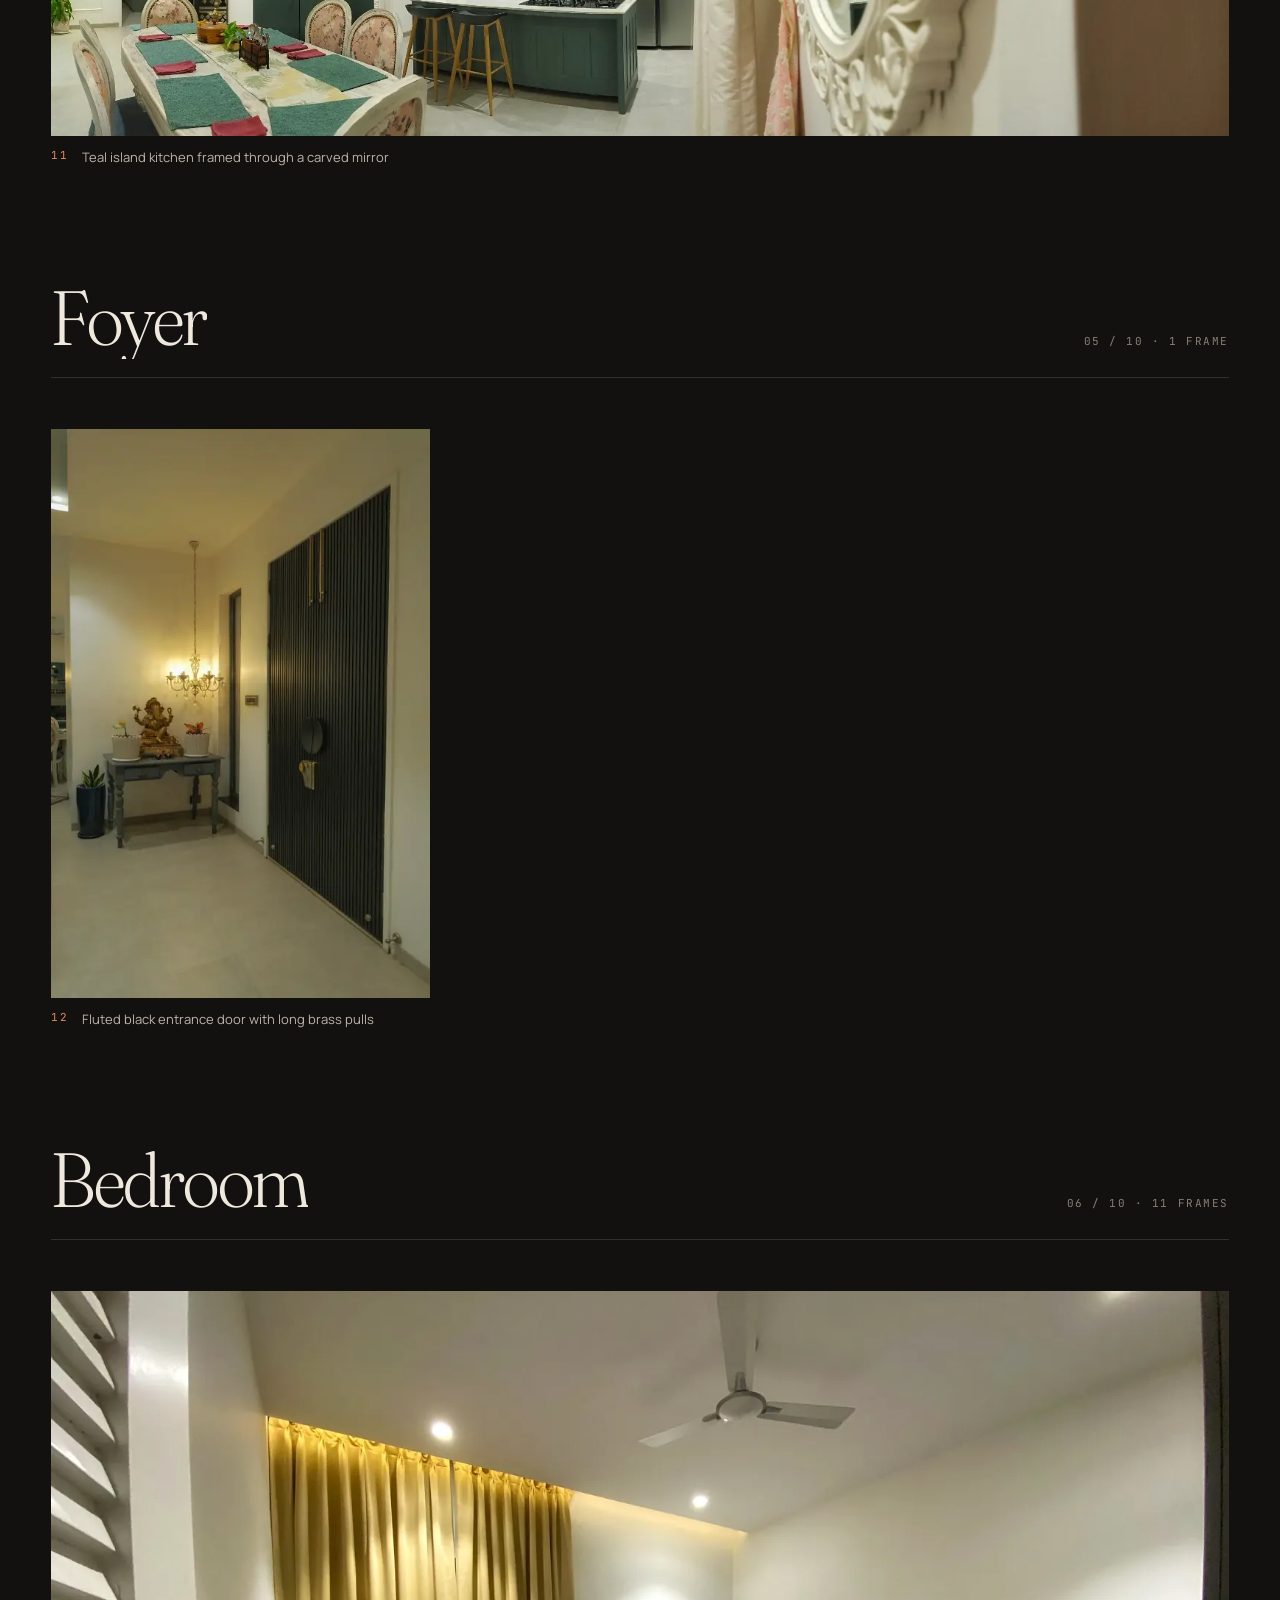
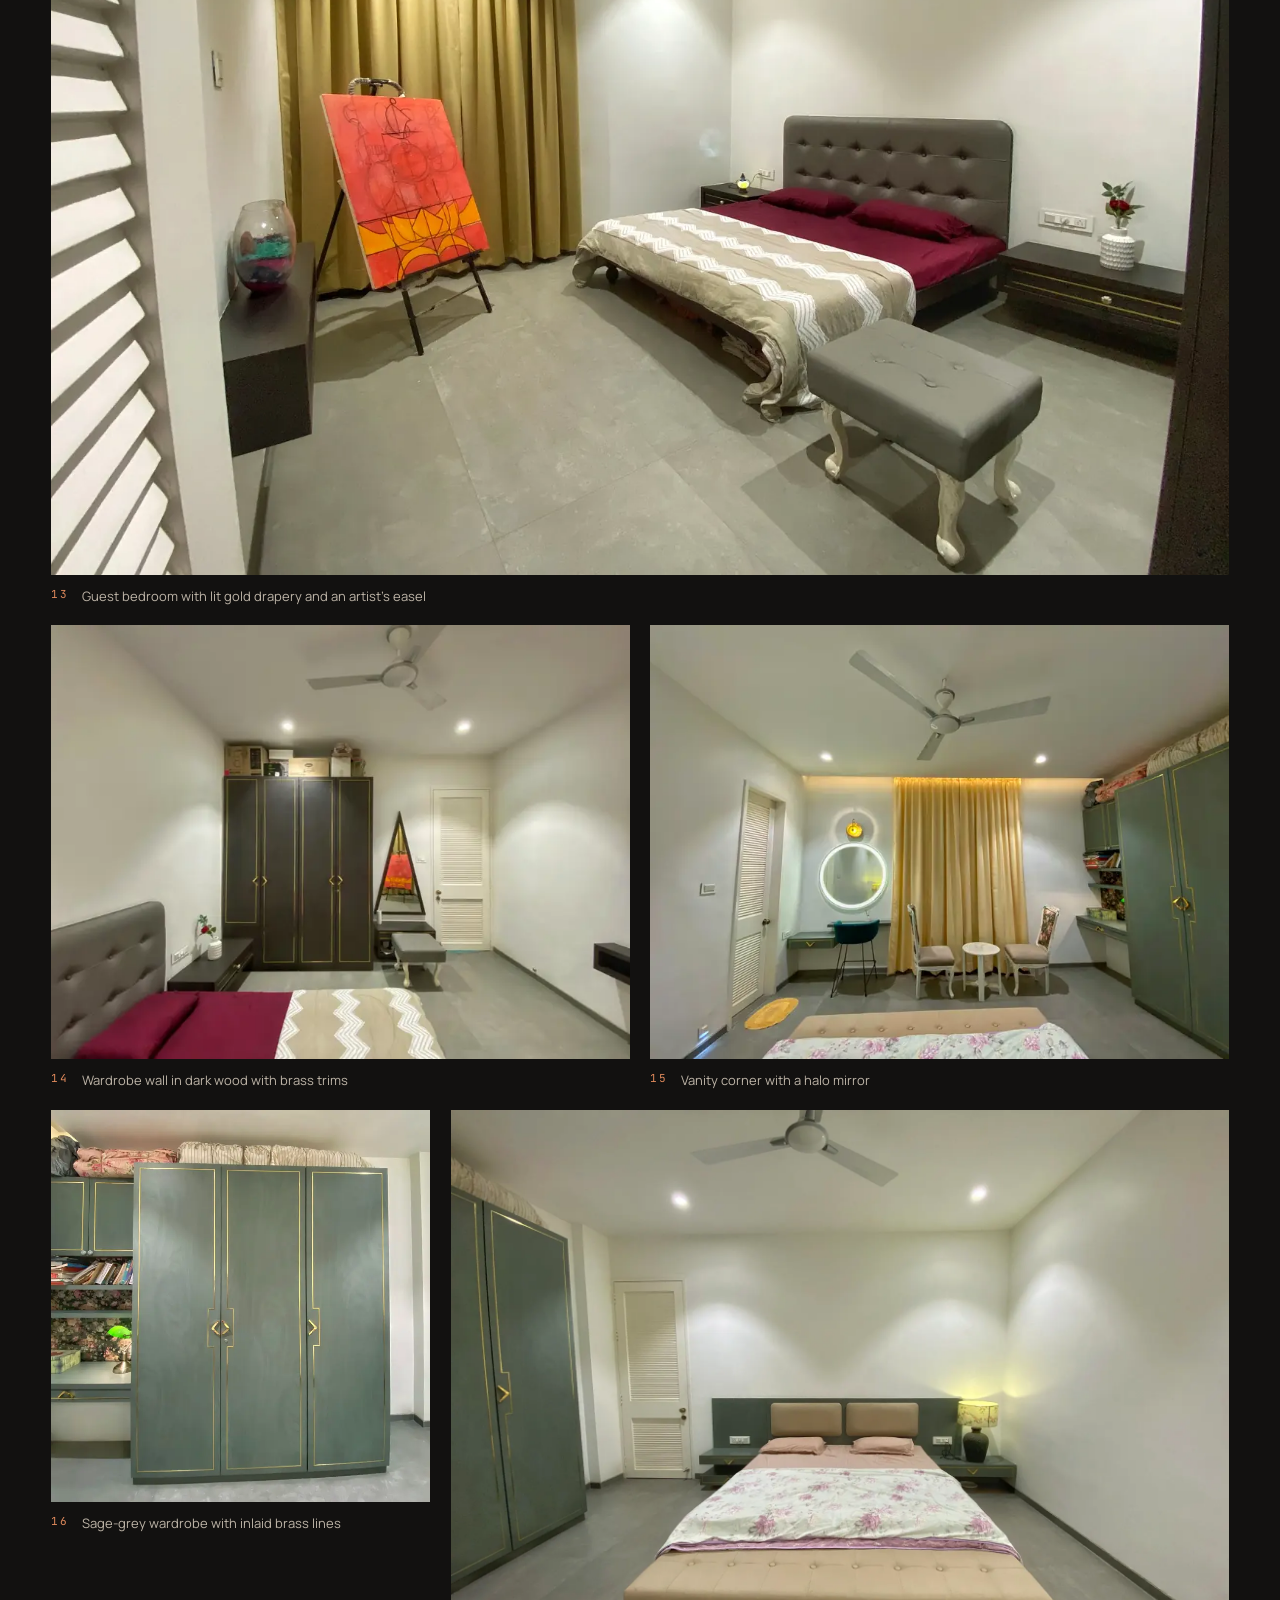
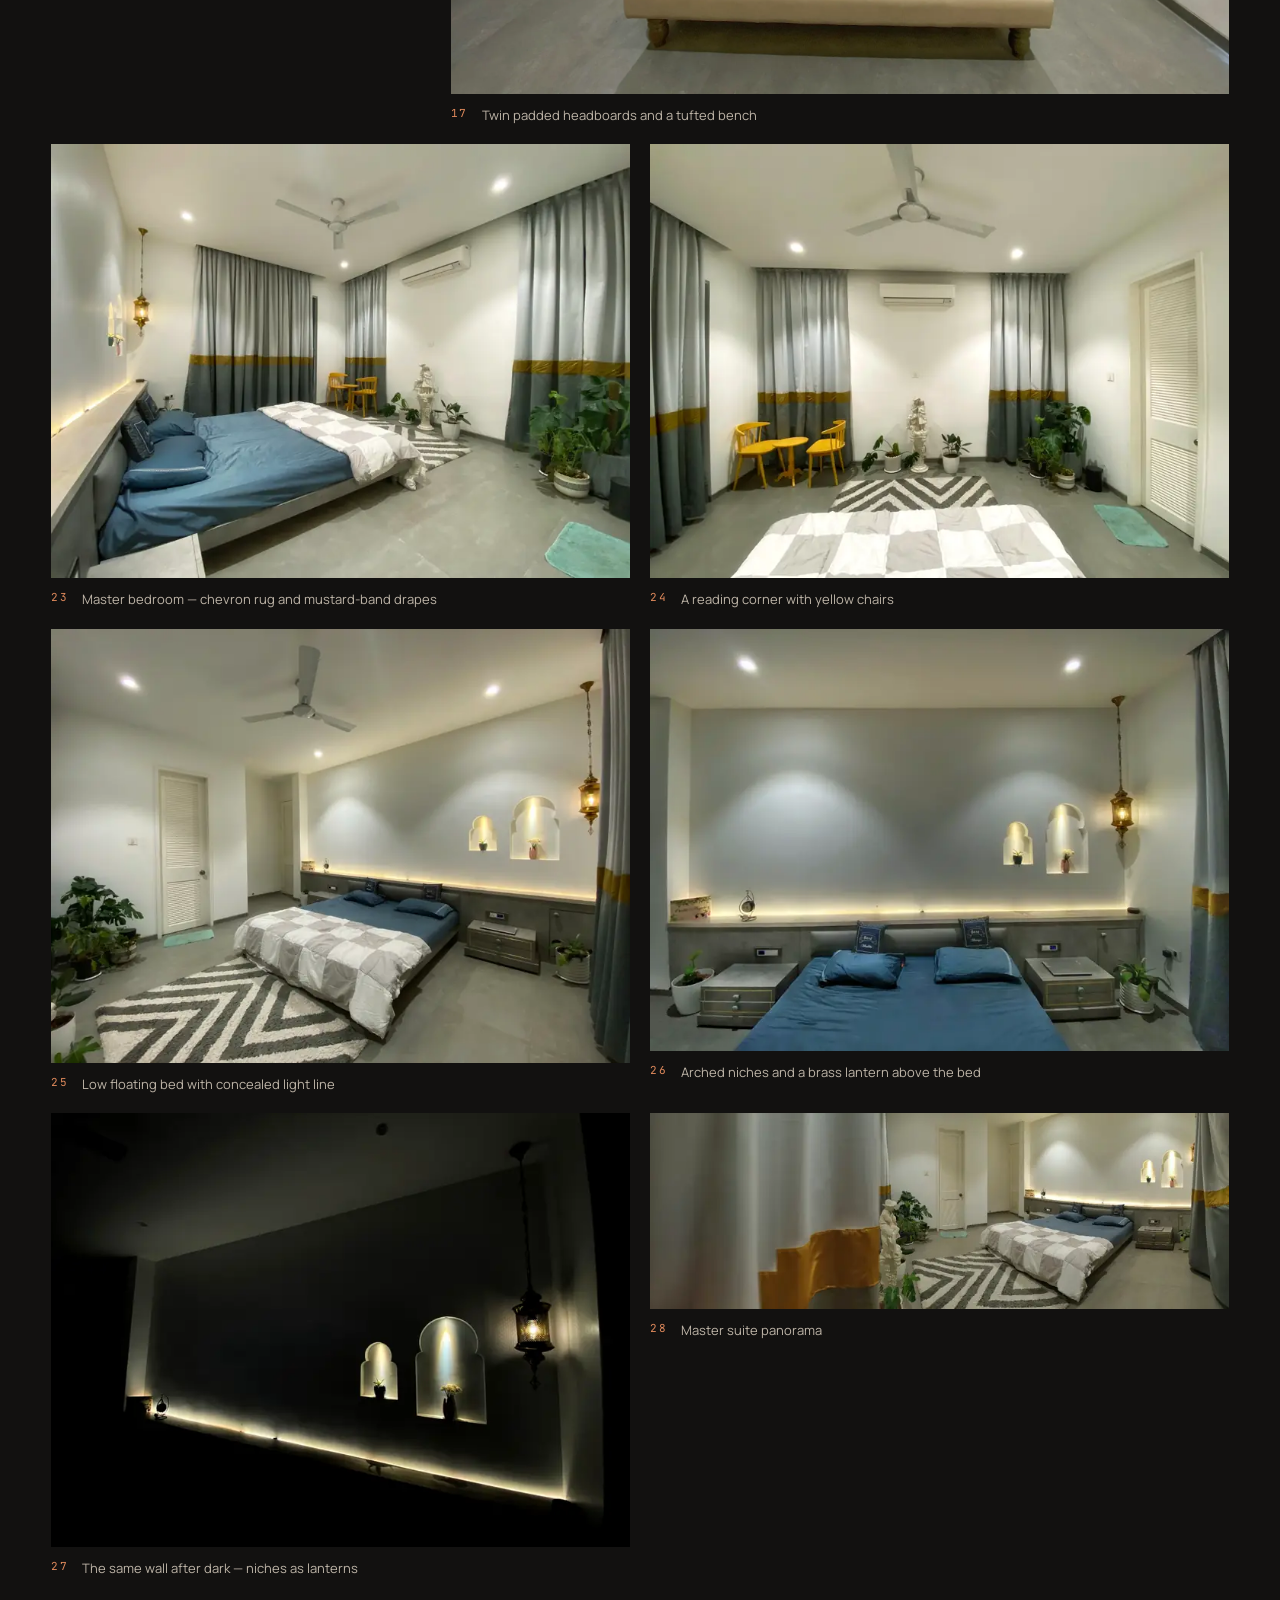
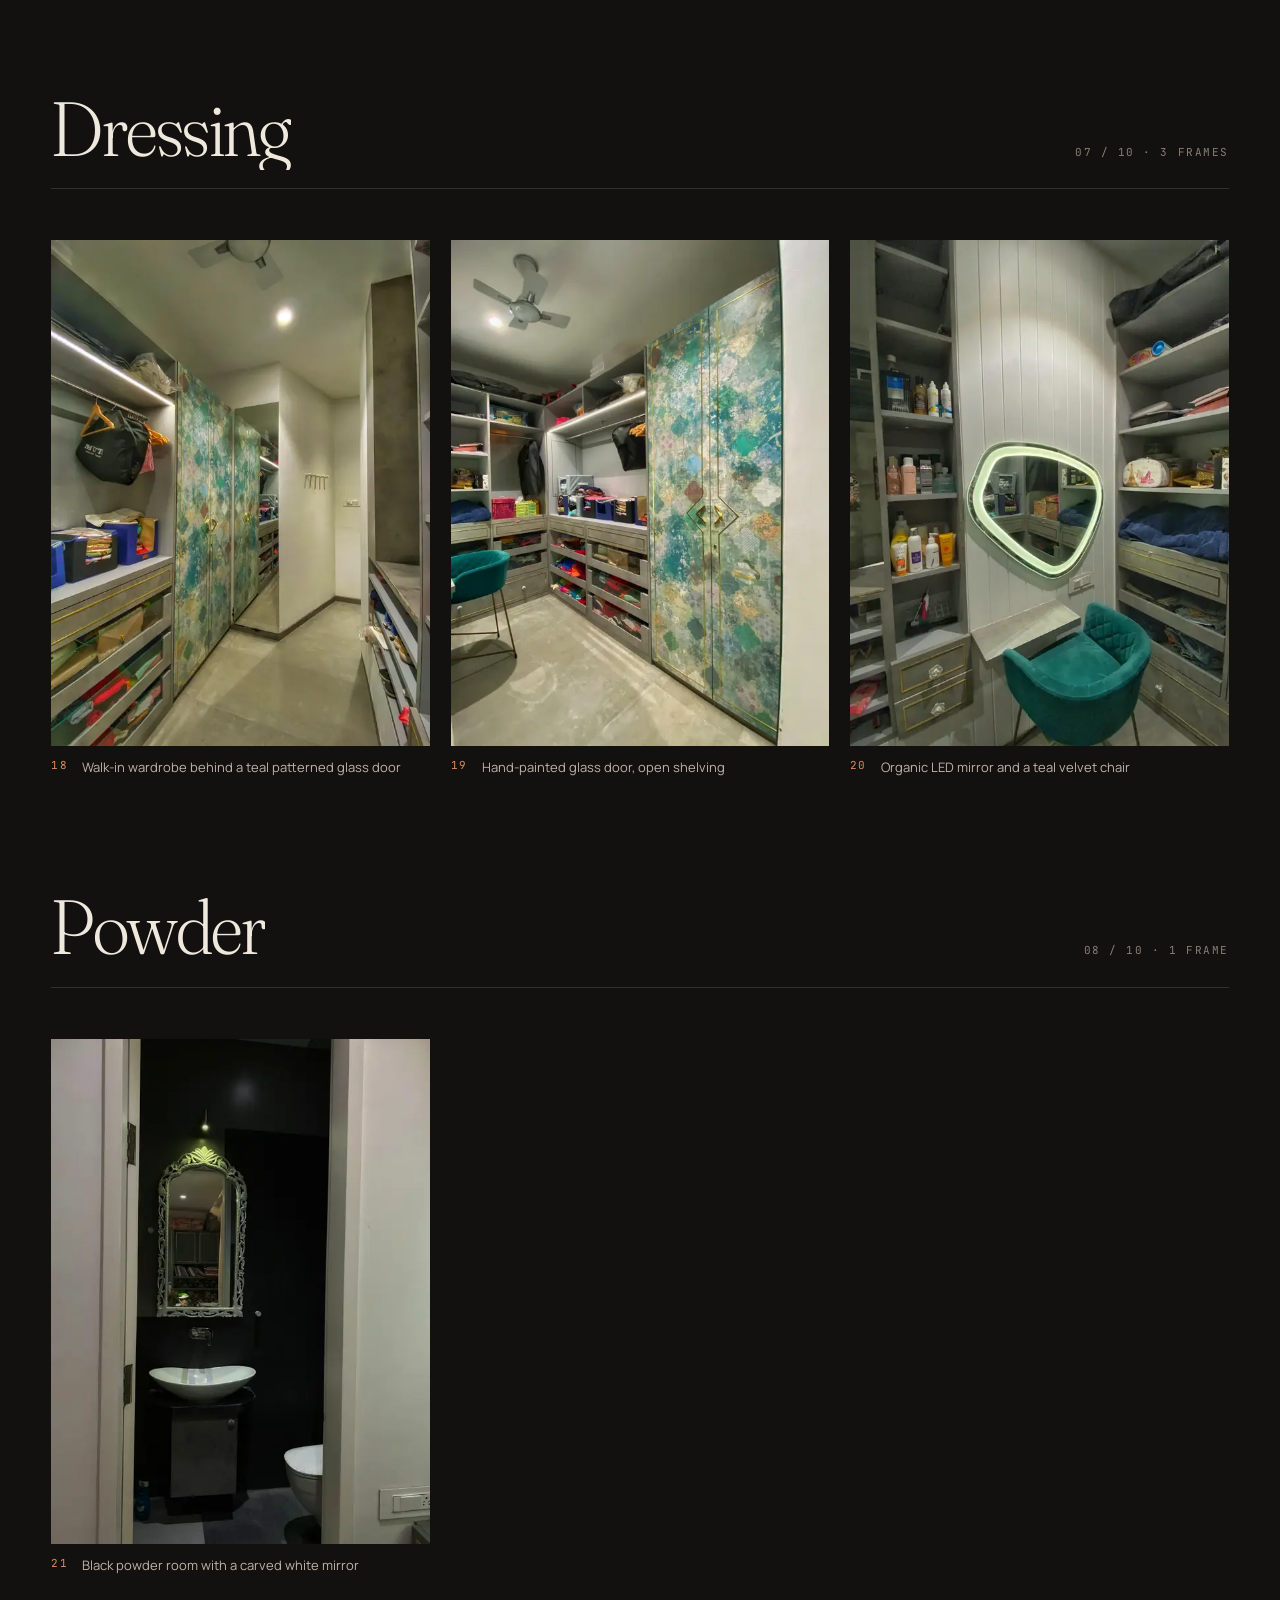
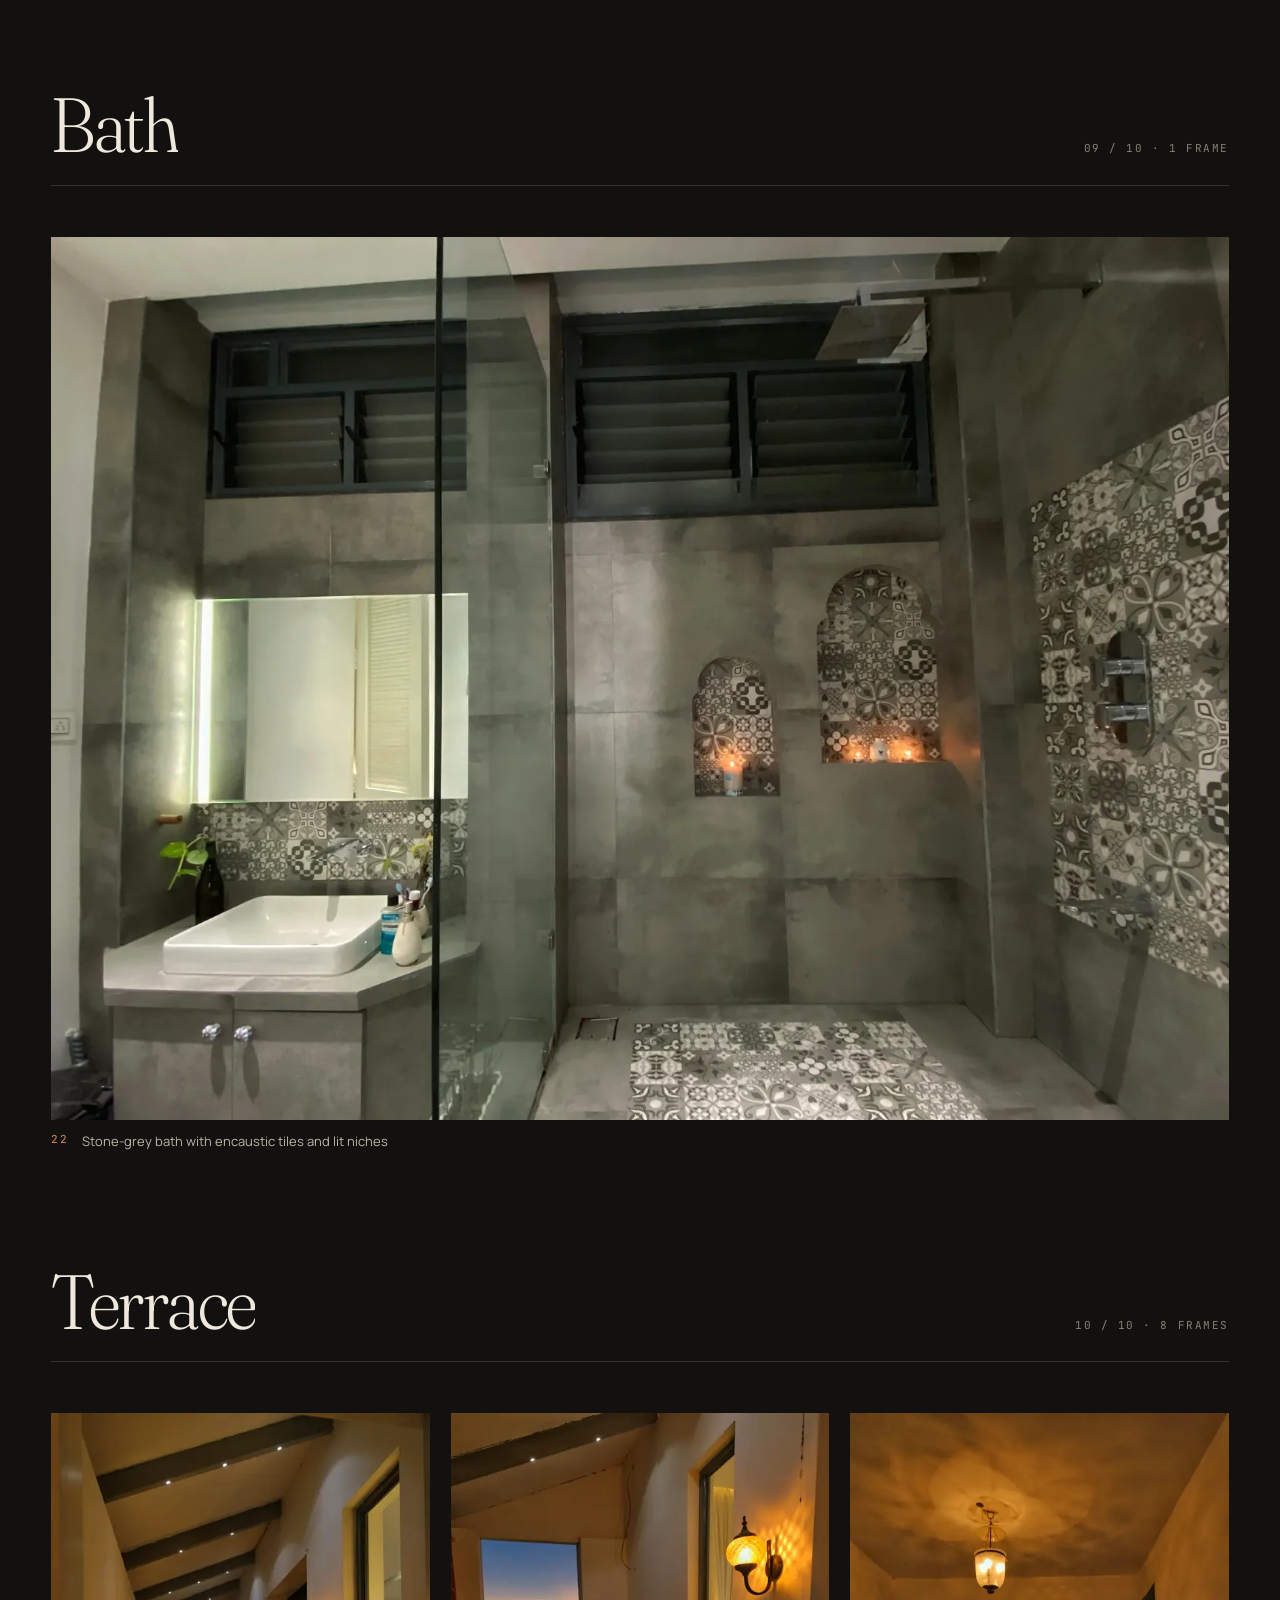
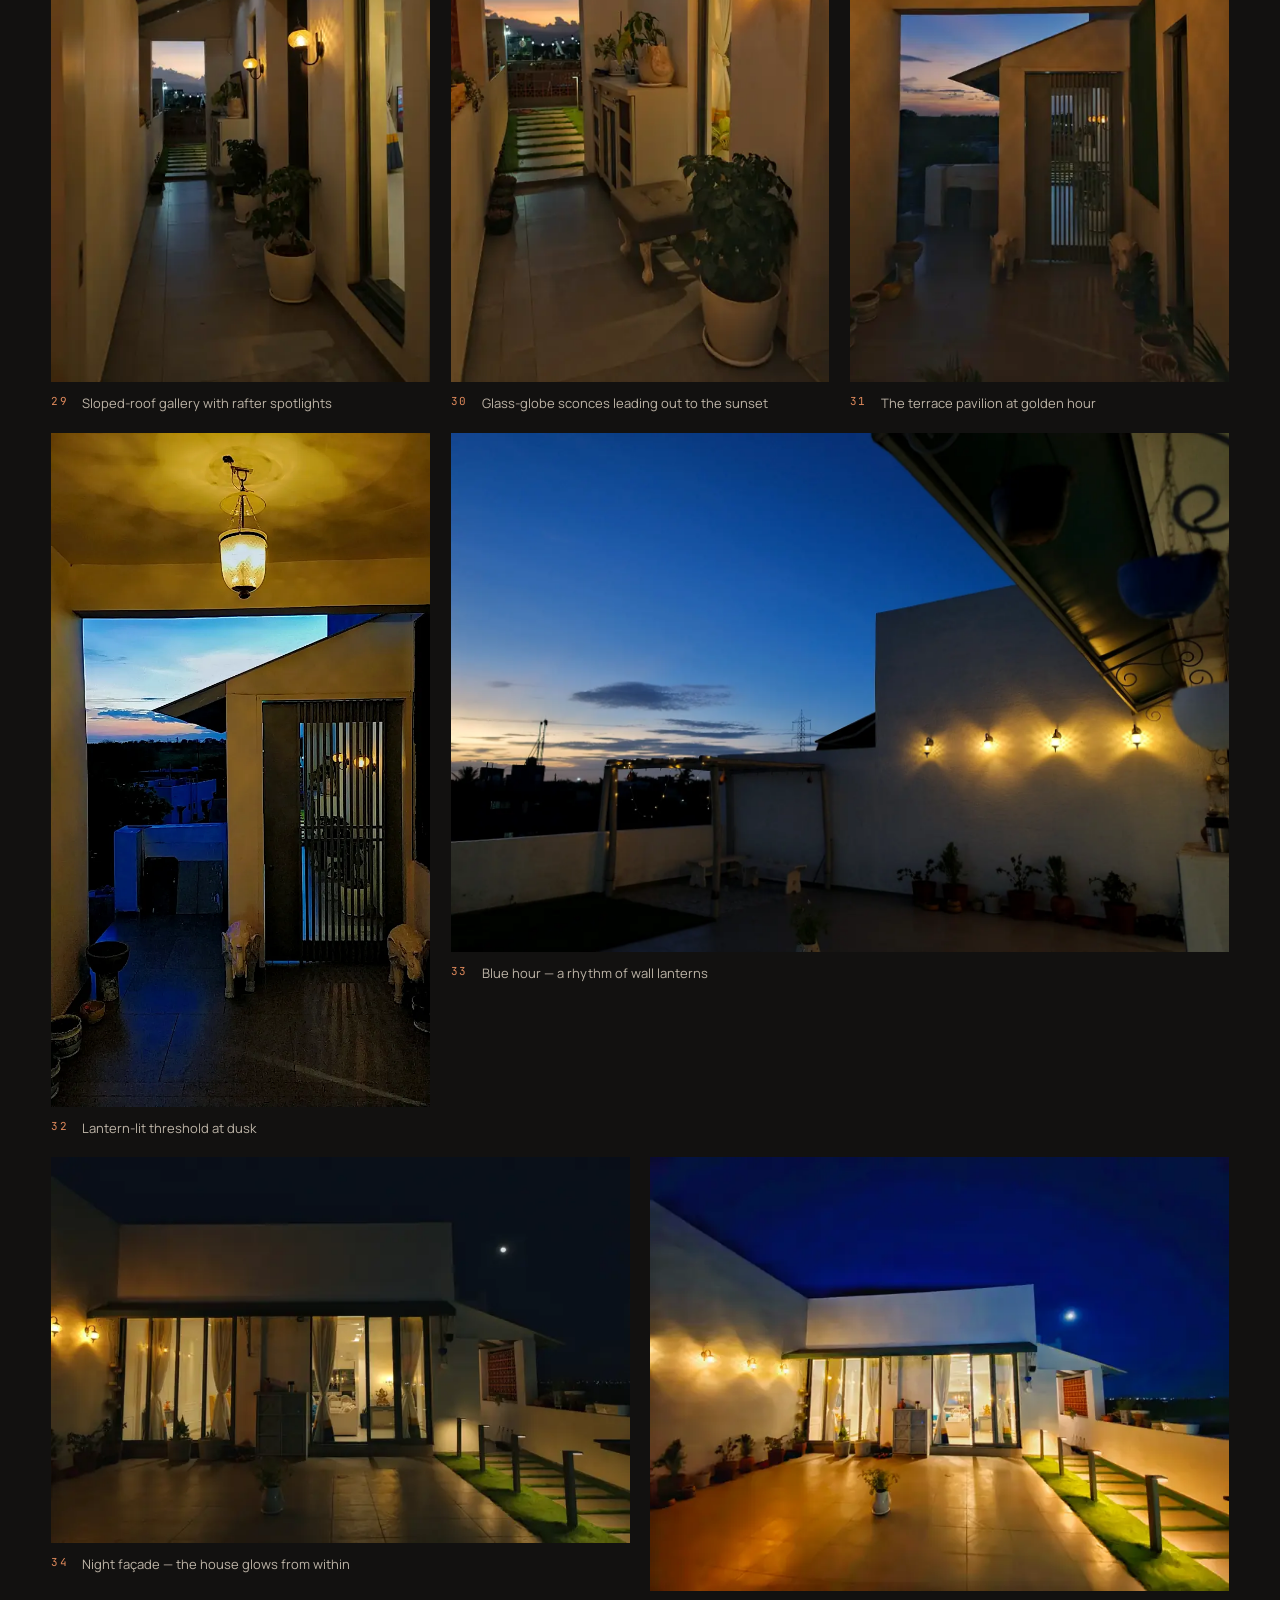
<file: project.html>
<!doctype html>
<html lang="en">
<head>
<meta charset="utf-8">
<meta name="viewport" content="width=device-width, initial-scale=1, viewport-fit=cover">
<meta name="theme-color" content="#161513">
<link rel="icon" href="assets/img/favicon.svg" type="image/svg+xml">
<link rel="preconnect" href="https://fonts.googleapis.com">
<link rel="preconnect" href="https://fonts.gstatic.com" crossorigin>
<link href="https://fonts.googleapis.com/css2?family=Caveat:wght@500&family=Fraunces:ital,opsz,wght,SOFT@0,9..144,200..500,50;1,9..144,200..500,50&family=JetBrains+Mono:wght@400&family=Manrope:wght@400;500;600&display=swap" rel="stylesheet">
<link rel="stylesheet" href="assets/css/style.css">
<script>(function(){var d=document.documentElement,t=null;try{t=localStorage.getItem('mk-theme')}catch(e){}if(!t){var h=new Date().getHours();t=(h>=19||h<6)?'night':'day'}d.setAttribute('data-theme',t);d.classList.add('js')})()</script>

<title>Project — MK Art Concepts</title>
<meta name="description" content="Interior project by MK Art Concepts, Solapur.">
<meta property="og:image" content="assets/img/hero-day.webp">
</head>
<body id="top" class="has-hero">
<a class="skip" href="#main" style="position:absolute;left:-999px">Skip to content</a>
<header class="nav">
  <a class="brand" href="index.html" aria-label="MK Art Concepts — home">
    <svg class="brand-mark" viewBox="0 0 40 40" aria-hidden="true"><rect x="1" y="1" width="38" height="38"/><path d="M8 30V10l6 11 6-11v20"/><path class="acc" d="M25 10v20M25 21l8-11M27.5 18l6 12"/></svg>
    <span><b>MK Art Concepts</b><small>Interior Architects · Solapur</small></span>
  </a>
  <nav class="nav-links" aria-label="Primary">
    <a href="index.html#work">Work</a>
    <a href="index.html#walk">Walkthrough</a>
    <a href="materials.html" data-page="materials">Materials</a>
    <a href="index.html#studio">Studio</a>
    <a href="index.html#contact">Contact</a>
  </nav>
  <div class="nav-right">
    <span class="toggle-txt">DAY</span>
    <button class="toggle" aria-label="Switch day / night mode">
      <svg viewBox="0 0 24 24"><circle cx="12" cy="12" r="4.5"/><path d="M12 2v2.5M12 19.5V22M2 12h2.5M19.5 12H22M4.9 4.9l1.8 1.8M17.3 17.3l1.8 1.8M4.9 19.1l1.8-1.8M17.3 6.7l1.8-1.8"/></svg>
      <svg viewBox="0 0 24 24"><path d="M20 14.5A8 8 0 0 1 9.5 4a8 8 0 1 0 10.5 10.5z"/></svg>
    </button>
    <button class="menu-btn" aria-label="Open menu" aria-expanded="false"><i></i><i></i></button>
  </div>
</header>
<div class="mobile-menu" aria-label="Mobile">
  <a href="index.html#work"><span>01</span>Work</a>
  <a href="index.html#walk"><span>02</span>Walkthrough</a>
  <a href="materials.html"><span>03</span>Materials</a>
  <a href="index.html#studio"><span>04</span>Studio</a>
  <a href="index.html#contact"><span>05</span>Contact</a>
  <div class="mm-foot mono"><a style="font:inherit" href="tel:+917447345566">074473 45566</a><span>Hotagi Road, Solapur</span></div>
</div>

<main id="main">
  <section class="p-hero" id="pHero">
    <div class="hero-layer hero-photo"><img id="pPhoto" alt=""></div>
    <div class="hero-layer hero-sketch" aria-hidden="true"><img id="pSketch" alt=""></div>
    <div class="hero-shade"></div>
    <span class="hero-tag t1">Reality</span>
    <span class="hero-tag t2">The sketch</span>
    <div class="hero-handle"><button aria-label="Drag to compare sketch and finished room" data-cursor="DRAG">DRAG</button></div>
    <div class="hero-copy">
      <span class="label" id="pKind">Project</span>
      <h1 class="display" id="pTitle">Project</h1>
    </div>
    <div class="hero-meta"><span class="mono" id="pNoMeta"></span><span class="mono">MK Art Concepts · Solapur</span></div>
    <div class="scroll-cue" aria-hidden="true"></div>
  </section>

  <section class="section wrap">
    <div class="p-intro">
      <span class="chapter-no rv" id="pNo">01</span>
      <p class="lede rv" id="pLede"></p>
      <dl class="spec rv" id="pSpec"></dl>
    </div>
  </section>

  <nav class="space-nav" id="spaceNav" aria-label="Spaces in this project"></nav>
  <div class="wrap" id="spaces"></div>

  <a class="next-proj" id="nextProj" href="#" data-cursor="NEXT">
    <img id="nextImg" alt="" loading="lazy">
    <div class="in-copy"><span class="label">Next project</span><h2 class="display" id="nextTitle"></h2></div>
  </a>
</main>
<footer class="footer">
  <span>© <span data-year></span> MK Art Concepts · Interior Architects</span>
  <span><a href="tel:+917447345566">074473 45566</a> · <a href="https://maps.app.goo.gl/VQPH1AhUaQkoyTFZ7" target="_blank" rel="noopener">JWW7+V9 Solapur</a></span>
  <a href="#top" onclick="window.scrollTo({top:0,behavior:'smooth'});return false;">Back to top ↑</a>
</footer>
<a class="wa-float" href="#" target="_blank" rel="noopener" aria-label="Chat on WhatsApp"><svg viewBox="0 0 32 32"><path d="M16 3a13 13 0 0 0-11.2 19.6L3 29l6.6-1.7A13 13 0 1 0 16 3zm0 23.7c-2 0-4-.6-5.7-1.6l-.4-.2-3.9 1 1-3.8-.3-.4A10.7 10.7 0 1 1 16 26.7zm5.9-8c-.3-.2-1.9-1-2.2-1-.3-.1-.5-.2-.7.2l-1 1.2c-.2.2-.4.2-.7.1a8.8 8.8 0 0 1-4.4-3.8c-.3-.6.3-.5 1-1.7.1-.2 0-.4 0-.6l-1-2.4c-.3-.6-.5-.5-.7-.5h-.6c-.2 0-.6.1-.9.4-.3.3-1.1 1.1-1.1 2.7s1.2 3.2 1.3 3.4c.2.2 2.3 3.5 5.6 4.9 2.1.9 2.9 1 4 .8.6-.1 1.9-.8 2.2-1.5.3-.8.3-1.4.2-1.5-.1-.2-.3-.2-.6-.4z"/></svg></a>

<script src="assets/js/data.js"></script>
<script src="assets/js/main.js"></script>
<script src="assets/js/project.js"></script>
</body>
</html>
</file>
<file: assets/css/style.css>
/* =========================================================
   MK ART CONCEPTS — "Line to Living"
   Design system + components. No frameworks.
   ========================================================= */

:root {
  --paper: #F4F0EA;
  --paper-2: #ECE5DA;
  --ink: #1E1C1A;
  --ink-2: #5E5850;
  --muted: #8C847A;
  --line: rgba(30, 28, 26, .14);
  --accent: #B4532F;
  --accent-2: #C9A46A;
  --card: #FBF8F3;
  --shadow: 0 30px 60px -30px rgba(40, 30, 20, .35);

  --f-display: "Fraunces", "Cormorant Garamond", Georgia, serif;
  --f-body: "Manrope", "Helvetica Neue", Arial, sans-serif;
  --f-mono: "JetBrains Mono", ui-monospace, Menlo, monospace;

  --pad: clamp(18px, 4vw, 64px);
  --ease: cubic-bezier(.7, 0, .2, 1);
  --ease-out: cubic-bezier(.16, 1, .3, 1);
  color-scheme: light;
}

html[data-theme="night"] {
  --paper: #121110;
  --paper-2: #1B1A18;
  --ink: #EFE8DD;
  --ink-2: #BDB4A7;
  --muted: #877F74;
  --line: rgba(239, 232, 221, .14);
  --accent: #E08A5C;
  --accent-2: #D8B475;
  --card: #1E1C1A;
  --shadow: 0 30px 60px -30px rgba(0, 0, 0, .8);
  color-scheme: dark;
}

*, *::before, *::after { box-sizing: border-box; }
html { -webkit-text-size-adjust: 100%; scroll-behavior: smooth; }
body {
  margin: 0;
  background: var(--paper);
  color: var(--ink);
  font-family: var(--f-body);
  font-size: 16px;
  line-height: 1.6;
  -webkit-font-smoothing: antialiased;
  transition: background-color .9s var(--ease), color .9s var(--ease);
  overflow-x: hidden;
}
img { display: block; max-width: 100%; }
a { color: inherit; text-decoration: none; }
button { font: inherit; color: inherit; background: none; border: 0; cursor: pointer; padding: 0; }
::selection { background: var(--accent); color: #fff; }

/* paper grain */
body::after {
  content: ""; position: fixed; inset: -50%; z-index: 9990; pointer-events: none; opacity: .055;
  background-image: url("data:image/svg+xml,%3Csvg xmlns='http://www.w3.org/2000/svg' width='160' height='160'%3E%3Cfilter id='n'%3E%3CfeTurbulence type='fractalNoise' baseFrequency='.9' numOctaves='3' stitchTiles='stitch'/%3E%3C/filter%3E%3Crect width='100%25' height='100%25' filter='url(%23n)'/%3E%3C/svg%3E");
}

/* ---------- type ---------- */
.mono, .label { font-family: var(--f-mono); font-size: 11px; letter-spacing: .14em; text-transform: uppercase; color: var(--muted); }
.label { display: inline-flex; gap: .8em; align-items: center; }
.label::before { content: ""; width: 26px; height: 1px; background: currentColor; }
.display { font-family: var(--f-display); font-weight: 300; letter-spacing: -.02em; line-height: .95; font-variation-settings: "opsz" 144, "SOFT" 50; }
.display em, .serif-it { font-style: italic; font-weight: 300; color: var(--accent); }
h1, h2, h3 { margin: 0; font-weight: 300; }
.h-xl { font-size: clamp(56px, 11vw, 190px); }
.h-l { font-size: clamp(42px, 7vw, 112px); }
.h-m { font-size: clamp(30px, 4.2vw, 64px); }
.lead { font-size: clamp(17px, 1.4vw, 21px); color: var(--ink-2); max-width: 46ch; }

.wrap { padding-inline: var(--pad); }
.section { padding-block: clamp(90px, 14vw, 200px); position: relative; }
.rule { height: 1px; background: var(--line); border: 0; margin: 0; }

/* ---------- loader ---------- */
.loader {
  position: fixed; inset: 0; z-index: 9999; background: #161513; color: #EFE8DD;
  display: grid; place-items: center; transition: clip-path 1.1s var(--ease);
  clip-path: inset(0 0 0 0);
}
.loader.done { clip-path: inset(0 0 100% 0); }
.loader svg { width: min(46vw, 260px); overflow: visible; }
.loader svg path, .loader svg rect, .loader svg line { fill: none; stroke: #EFE8DD; stroke-width: 1.2; stroke-dasharray: 1200; stroke-dashoffset: 1200; animation: draw 1.8s var(--ease) forwards; }
.loader svg .acc { stroke: var(--accent); }
.loader .count { position: absolute; bottom: 32px; right: var(--pad); font-family: var(--f-display); font-size: clamp(60px, 10vw, 140px); font-weight: 200; line-height: 1; }
.loader .ltxt { position: absolute; bottom: 40px; left: var(--pad); }
@keyframes draw { to { stroke-dashoffset: 0; } }

/* ---------- page transition ---------- */
.curtain { position: fixed; inset: 0; z-index: 9998; background: var(--accent); transform: translateY(100%); pointer-events: none; }
.curtain.in { transition: transform .7s var(--ease); transform: translateY(0); }
.curtain.out { transition: transform .8s var(--ease); transform: translateY(-100%); }

/* ---------- cursor ---------- */
.cursor, .cursor-dot { position: fixed; top: 0; left: 0; z-index: 9997; pointer-events: none; border-radius: 50%; mix-blend-mode: normal; }
.cursor { width: 42px; height: 42px; margin: -21px 0 0 -21px; border: 1px solid var(--ink); display: grid; place-items: center; transition: width .35s var(--ease-out), height .35s var(--ease-out), margin .35s var(--ease-out), background .35s, border-color .35s; }
.cursor-dot { width: 5px; height: 5px; margin: -2.5px 0 0 -2.5px; background: var(--accent); }
.cursor span { font-family: var(--f-mono); font-size: 10px; letter-spacing: .14em; color: #fff; opacity: 0; transition: opacity .2s; }
.cursor.is-label { width: 92px; height: 92px; margin: -46px 0 0 -46px; background: var(--accent); border-color: var(--accent); }
.cursor.is-label span { opacity: 1; }
.cursor.is-link { width: 64px; height: 64px; margin: -32px 0 0 -32px; border-color: var(--accent); }
@media (hover: none), (pointer: coarse) { .cursor, .cursor-dot { display: none; } }

/* ---------- nav ---------- */
.nav {
  position: fixed; top: 0; left: 0; right: 0; z-index: 900; display: flex; align-items: center; justify-content: space-between;
  padding: 22px var(--pad); transition: transform .6s var(--ease), background .4s, padding .4s;
}
.nav.scrolled { background: color-mix(in srgb, var(--paper) 82%, transparent); backdrop-filter: blur(14px); -webkit-backdrop-filter: blur(14px); padding-block: 14px; border-bottom: 1px solid var(--line); }
.nav.hide { transform: translateY(-110%); }
.brand { display: flex; align-items: center; gap: 12px; }
.brand-mark { width: 38px; height: 38px; }
.brand-mark rect, .brand-mark path { fill: none; stroke: currentColor; stroke-width: 1.4; }
.brand-mark .acc { stroke: var(--accent); }
.brand b { display: block; font-family: var(--f-display); font-weight: 400; font-size: 19px; letter-spacing: -.01em; line-height: 1; }
.brand small { font-family: var(--f-mono); font-size: 9px; letter-spacing: .2em; text-transform: uppercase; color: var(--muted); }
.nav-links { display: flex; gap: clamp(16px, 2.4vw, 40px); align-items: center; }
.nav-links a { font-size: 13px; letter-spacing: .04em; position: relative; padding: 4px 0; }
.nav-links a::after { content: ""; position: absolute; left: 0; bottom: 0; height: 1px; width: 100%; background: var(--accent); transform: scaleX(0); transform-origin: right; transition: transform .5s var(--ease); }
.nav-links a:hover::after, .nav-links a.active::after { transform: scaleX(1); transform-origin: left; }
.nav-right { display: flex; align-items: center; gap: 14px; }

/* theme toggle */
.toggle { width: 66px; height: 32px; border-radius: 40px; border: 1px solid var(--line); position: relative; display: flex; align-items: center; justify-content: space-between; padding: 0 9px; }
.toggle svg { width: 14px; height: 14px; stroke: var(--ink-2); fill: none; stroke-width: 1.6; position: relative; z-index: 1; }
.toggle::before { content: ""; position: absolute; top: 3px; left: 3px; width: 24px; height: 24px; border-radius: 50%; background: var(--accent); transition: transform .6s var(--ease); }
html[data-theme="night"] .toggle::before { transform: translateX(34px); }
.toggle-txt { font-family: var(--f-mono); font-size: 10px; letter-spacing: .14em; color: var(--muted); min-width: 40px; }

.menu-btn { display: none; width: 44px; height: 44px; border-radius: 50%; border: 1px solid var(--line); position: relative; }
.menu-btn i { position: absolute; left: 13px; right: 13px; height: 1px; background: var(--ink); transition: transform .5s var(--ease), top .5s var(--ease); }
.menu-btn i:nth-child(1) { top: 18px; } .menu-btn i:nth-child(2) { top: 25px; }
.menu-open .menu-btn i:nth-child(1) { top: 21px; transform: rotate(45deg); }
.menu-open .menu-btn i:nth-child(2) { top: 21px; transform: rotate(-45deg); }

.mobile-menu { position: fixed; inset: 0; z-index: 850; background: var(--paper); display: flex; flex-direction: column; justify-content: center; padding: var(--pad); clip-path: circle(0 at calc(100% - 44px) 44px); transition: clip-path .9s var(--ease); }
.menu-open .mobile-menu { clip-path: circle(150% at calc(100% - 44px) 44px); }
.mobile-menu a { font-family: var(--f-display); font-size: clamp(44px, 12vw, 80px); font-weight: 300; line-height: 1.12; display: flex; align-items: baseline; gap: 16px; }
.mobile-menu a span { font-family: var(--f-mono); font-size: 11px; color: var(--accent); }
.mobile-menu .mm-foot { margin-top: 40px; display: grid; gap: 4px; }

@media (max-width: 900px) {
  .nav-links { display: none; }
  .menu-btn { display: block; }
  .toggle-txt { display: none; }
}

/* ---------- buttons ---------- */
.btn { display: inline-flex; align-items: center; gap: 14px; padding: 16px 26px; border-radius: 60px; border: 1px solid var(--ink); font-size: 14px; letter-spacing: .02em; position: relative; overflow: hidden; isolation: isolate; transition: color .5s var(--ease); }
.btn::before { content: ""; position: absolute; inset: 0; background: var(--ink); transform: translateY(101%); border-radius: inherit; transition: transform .5s var(--ease); z-index: -1; }
.btn:hover { color: var(--paper); }
.btn:hover::before { transform: translateY(0); }
.btn.solid { background: var(--accent); border-color: var(--accent); color: #fff; }
.btn.solid::before { background: var(--ink); }
.btn svg { width: 16px; height: 16px; stroke: currentColor; fill: none; stroke-width: 1.5; }
.arrow-link { display: inline-flex; gap: 12px; align-items: center; font-family: var(--f-mono); font-size: 12px; letter-spacing: .14em; text-transform: uppercase; }
.arrow-link svg { width: 34px; height: 12px; stroke: currentColor; fill: none; transition: transform .5s var(--ease); }
.arrow-link:hover svg { transform: translateX(8px); }

/* ---------- reveal helpers ---------- */
.js .rv { opacity: 0; transform: translateY(40px); transition: opacity 1.1s var(--ease-out), transform 1.1s var(--ease-out); }
.js .rv.in { opacity: 1; transform: none; }
.js .rv-mask { clip-path: inset(100% 0 0 0); transition: clip-path 1.4s var(--ease); }
.js .rv-mask.in { clip-path: inset(0 0 0 0); }
.js .rv-mask img { transform: scale(1.18); transition: transform 2s var(--ease-out); }
.js .rv-mask.in img { transform: scale(1); }
.split-line { display: block; overflow: hidden; padding-bottom: .06em; }
.split-line > span { display: inline-block; transform: translateY(110%); transition: transform 1.2s var(--ease); }
.in .split-line > span, .split-line.in > span { transform: none; }
html:not(.js) .split-line > span { transform: none; }

/* =========================================================
   HERO — sketch to reality
   ========================================================= */
.hero { position: relative; height: 100svh; min-height: 620px; overflow: hidden; background: #2a2622; touch-action: pan-y; }
.hero-layer { position: absolute; inset: 0; }
.hero-layer img { width: 100%; height: 100%; object-fit: cover; }
.hero-photo img { transform: scale(1.06); transition: transform 2.4s var(--ease-out); }
.ready .hero-photo img { transform: scale(1); }
.hero-sketch { clip-path: inset(0 0 0 var(--x, 50%)); will-change: clip-path; }
.hero-shade { position: absolute; inset: 0; pointer-events: none; background: linear-gradient(90deg, rgba(14,12,10,.62) 0%, rgba(14,12,10,.18) 46%, rgba(14,12,10,0) 70%), linear-gradient(0deg, rgba(14,12,10,.45), transparent 35%); }
.hero-handle { position: absolute; top: 0; bottom: 0; left: var(--x, 50%); width: 0; z-index: 3; }
.hero-handle::before { content: ""; position: absolute; top: 0; bottom: 0; left: -.5px; width: 1px; background: rgba(255,255,255,.85); }
.hero-handle button { position: absolute; top: 58%; left: -38px; width: 76px; height: 76px; border-radius: 50%; background: var(--accent); color: #fff; display: grid; place-items: center; font-family: var(--f-mono); font-size: 10px; letter-spacing: .16em; box-shadow: 0 10px 40px rgba(0,0,0,.35); cursor: ew-resize; }
.hero-handle button::before, .hero-handle button::after { content: ""; position: absolute; top: 50%; width: 7px; height: 7px; border-top: 1px solid #fff; border-left: 1px solid #fff; }
.hero-handle button::before { left: -16px; transform: translateY(-50%) rotate(-45deg); }
.hero-handle button::after { right: -16px; transform: translateY(-50%) rotate(135deg); }
.hero-tag { position: absolute; z-index: 2; font-family: var(--f-mono); font-size: 10px; letter-spacing: .16em; text-transform: uppercase; padding: 7px 12px; border-radius: 30px; backdrop-filter: blur(8px); }
.hero-tag.t1 { left: calc(var(--x, 50%) - 150px); top: 120px; background: rgba(255,255,255,.18); color: #fff; transition: opacity .3s; }
.hero-tag.t2 { left: calc(var(--x, 50%) + 24px); top: 120px; background: rgba(30,28,26,.08); color: #2E2B27; border: 1px solid rgba(30,28,26,.2); }
.hero-copy { position: absolute; z-index: 4; left: var(--pad); bottom: clamp(40px, 9vh, 110px); color: #F6F1EA; max-width: 760px; pointer-events: none; }
.hero-copy .label { color: rgba(246,241,234,.8); }
.hero-copy h1 { margin: 22px 0 26px; font-size: clamp(58px, 10vw, 168px); }
.hero-copy h1 em { color: #F1B48F; }
.hero-copy p { max-width: 40ch; color: rgba(246,241,234,.82); font-size: clamp(15px, 1.2vw, 18px); margin: 0; }
.hero-meta { position: absolute; z-index: 4; right: var(--pad); bottom: clamp(40px, 9vh, 110px); text-align: right; color: rgba(246,241,234,.85); display: grid; gap: 6px; pointer-events: none; }
.hero-meta .mono { color: rgba(246,241,234,.75); }
.scroll-cue { position: absolute; z-index: 4; left: 50%; bottom: 22px; width: 1px; height: 54px; background: rgba(255,255,255,.25); overflow: hidden; }
.scroll-cue::after { content: ""; position: absolute; left: 0; width: 1px; height: 40%; background: #fff; animation: cue 2s var(--ease) infinite; }
@keyframes cue { from { top: -40%; } to { top: 100%; } }
.night-only { display: none; } html[data-theme="night"] .night-only { display: block; } html[data-theme="night"] .day-only { display: none; }

@media (max-width: 760px) {
  .hero-meta { display: none; }
  .hero-tag { display: none; }
  .hero-copy { bottom: 90px; }
  .hero-handle button { width: 60px; height: 60px; left: -30px; top: 30%; }
}

/* ---------- marquee ---------- */
.marquee { overflow: hidden; border-block: 1px solid var(--line); padding: 22px 0; white-space: nowrap; }
.marquee-track { display: inline-flex; gap: 48px; animation: marq 38s linear infinite; padding-left: 48px; }
.marquee span { font-family: var(--f-display); font-size: clamp(26px, 3.4vw, 48px); font-weight: 300; display: inline-flex; align-items: center; gap: 48px; }
.marquee span::after { content: "✦"; font-size: .45em; color: var(--accent); }
@keyframes marq { to { transform: translateX(-50%); } }

/* ---------- manifesto ---------- */
.manifesto { display: grid; grid-template-columns: 1fr 3fr; gap: var(--pad); }
.manifesto p.big { font-family: var(--f-display); font-weight: 300; font-size: clamp(28px, 3.8vw, 60px); line-height: 1.12; letter-spacing: -.015em; margin: 0; }
.manifesto p.big .w { opacity: .14; transition: opacity .4s; }
.manifesto p.big .w.on { opacity: 1; }
.manifesto p.big em { font-style: italic; color: var(--accent); }
.stats { display: grid; grid-template-columns: repeat(3, 1fr); margin-top: clamp(60px, 8vw, 120px); border-top: 1px solid var(--line); }
.stat { padding: 28px 24px 0 0; }
.stat b { font-family: var(--f-display); font-weight: 200; font-size: clamp(54px, 7vw, 110px); line-height: 1; display: block; letter-spacing: -.03em; }
.stat span { font-size: 14px; color: var(--ink-2); }
@media (max-width: 860px) { .manifesto { grid-template-columns: 1fr; } .stats { grid-template-columns: 1fr; } .stat { border-bottom: 1px solid var(--line); padding-bottom: 24px; } }

/* =========================================================
   SELECTED WORK — chapters with x-ray sketch lens
   ========================================================= */
.sec-head { display: flex; justify-content: space-between; align-items: end; gap: 30px; margin-bottom: clamp(50px, 7vw, 100px); flex-wrap: wrap; }
.chapter { display: grid; grid-template-columns: repeat(12, 1fr); gap: 0 clamp(14px, 2vw, 32px); align-items: end; margin-bottom: clamp(100px, 14vw, 200px); }
.chapter-media { grid-column: 1 / span 8; position: relative; aspect-ratio: 4 / 3; overflow: hidden; border-radius: 2px; cursor: none; }
.chapter:nth-child(even) .chapter-media { grid-column: 5 / span 8; order: 2; }
.chapter:nth-child(even) .chapter-info { grid-column: 1 / span 4; order: 1; text-align: right; }
.chapter-media .ph, .chapter-media .sk { position: absolute; inset: 0; }
.chapter-media img { width: 100%; height: 115%; object-fit: cover; }
.chapter-media .sk { clip-path: circle(0 at var(--mx, 50%) var(--my, 50%)); transition: clip-path .7s var(--ease-out); }
.chapter-media:hover .sk { clip-path: circle(var(--r, 180px) at var(--mx, 50%) var(--my, 50%)); }
.chapter-media .badge { position: absolute; z-index: 3; top: 18px; left: 18px; font-family: var(--f-mono); font-size: 10px; letter-spacing: .16em; text-transform: uppercase; background: rgba(244,240,234,.9); color: #1E1C1A; padding: 7px 12px; border-radius: 30px; }
.chapter-info { grid-column: 9 / span 4; padding-bottom: 8px; }
.chapter-no { font-family: var(--f-display); font-weight: 200; font-size: clamp(90px, 13vw, 220px); line-height: .8; color: transparent; -webkit-text-stroke: 1px var(--ink-2); display: block; margin-bottom: 18px; }
.chapter-info h3 { font-family: var(--f-display); font-size: clamp(32px, 3.6vw, 58px); line-height: 1; letter-spacing: -.02em; margin-bottom: 14px; }
.chapter-info p { color: var(--ink-2); margin: 0 0 26px; }
.chapter:nth-child(even) .chapter-info p { margin-left: auto; max-width: 36ch; }
.chips { display: flex; flex-wrap: wrap; gap: 8px; margin-bottom: 26px; }
.chapter:nth-child(even) .chips { justify-content: flex-end; }
.chip { font-family: var(--f-mono); font-size: 10px; letter-spacing: .12em; text-transform: uppercase; padding: 6px 11px; border-radius: 30px; border: 1px solid var(--line); color: var(--ink-2); }
@media (max-width: 860px) {
  .chapter-media, .chapter:nth-child(even) .chapter-media { grid-column: 1 / -1; order: 0; }
  .chapter-info, .chapter:nth-child(even) .chapter-info { grid-column: 1 / -1; order: 1; text-align: left; padding-top: 24px; }
  .chapter:nth-child(even) .chips { justify-content: flex-start; }
  .chapter-no { font-size: 80px; margin-top: -40px; position: relative; z-index: 2; }
}

/* =========================================================
   WALKTHROUGH — pinned horizontal rooms + floor-plan minimap
   ========================================================= */
.walk { position: relative; background: #171614; color: #EFE8DD; }
.walk-sticky { position: sticky; top: 0; height: 100vh; overflow: hidden; display: flex; flex-direction: column; justify-content: center; }
.walk-head { position: absolute; top: clamp(80px, 12vh, 120px); left: var(--pad); right: var(--pad); display: flex; justify-content: space-between; align-items: start; z-index: 2; }
.walk-head .label { color: #A39A8E; }
.walk-head h2 { font-size: clamp(34px, 4vw, 64px); margin-top: 12px; }
.walk-track { display: flex; gap: 4vw; padding-left: var(--pad); padding-right: 30vw; will-change: transform; align-items: center; margin-top: 150px; }
.room { flex: 0 0 auto; position: relative; }
.room .ph { height: 50vh; overflow: hidden; }
.room figure { margin: 0; position: relative; }
.room img { height: 100%; width: 100%; object-fit: cover; cursor: zoom-in; transition: transform 1.2s var(--ease-out); }
.room:hover img { transform: scale(1.04); }
.room figcaption { display: flex; flex-direction: column; gap: 6px; margin-top: 16px; font-size: 13px; color: #BDB4A7; max-width: 100%; width: 0; min-width: 100%; }
.room figcaption .mono { color: #7F776C; font-size: 10px; }
.room figcaption b { font-family: var(--f-display); font-weight: 300; font-size: 24px; color: #EFE8DD; display: block; line-height: 1.1; }
.room .room-no { position: absolute; top: -34px; left: 0; font-family: var(--f-mono); font-size: 11px; letter-spacing: .14em; color: var(--accent); }
.minimap { position: absolute; right: var(--pad); top: clamp(80px, 12vh, 120px); z-index: 3; width: 230px; background: rgba(30,28,26,.75); backdrop-filter: blur(10px); border: 1px solid rgba(255,255,255,.1); padding: 14px; border-radius: 4px; }
.minimap svg { width: 100%; display: block; }
.minimap rect { fill: transparent; stroke: rgba(239,232,221,.4); stroke-width: 1; transition: fill .4s, stroke .4s; cursor: pointer; }
.minimap rect.on { fill: rgba(224,138,92,.35); stroke: #E08A5C; }
.minimap text { fill: rgba(239,232,221,.6); font-family: var(--f-mono); font-size: 7px; letter-spacing: .08em; pointer-events: none; }
.minimap .mm-label { display: flex; justify-content: space-between; margin-bottom: 10px; font-family: var(--f-mono); font-size: 9px; letter-spacing: .14em; color: #A39A8E; }
.tape { position: absolute; left: var(--pad); right: calc(var(--pad) + 90px); bottom: 40px; height: 22px; z-index: 2; }
.tape-bg { position: absolute; inset: 0; background-image: repeating-linear-gradient(90deg, rgba(239,232,221,.35) 0 1px, transparent 1px 10px), repeating-linear-gradient(90deg, rgba(239,232,221,.6) 0 1px, transparent 1px 50px); background-size: 100% 8px, 100% 16px; background-repeat: no-repeat; background-position: bottom, bottom; }
.tape-fill { position: absolute; left: 0; bottom: 0; height: 2px; background: var(--accent); width: calc(var(--p, 0) * 100%); }
.tape-read { position: absolute; top: -18px; left: calc(var(--p, 0) * 100%); transform: translateX(-50%); font-family: var(--f-mono); font-size: 10px; color: var(--accent); white-space: nowrap; }
@media (max-width: 860px) {
  .walk { height: auto !important; }
  .walk-sticky { position: relative; height: auto; padding: 140px 0 60px; }
  .walk-head { position: relative; top: 0; left: 0; right: 0; padding: 0 var(--pad); margin-bottom: 30px; }
  .walk-track { overflow-x: auto; scroll-snap-type: x mandatory; transform: none !important; padding-right: var(--pad); margin-top: 40px; -webkit-overflow-scrolling: touch; scrollbar-width: none; }
  .walk-track::-webkit-scrollbar { display: none; }
  .room { scroll-snap-align: start; } .room .ph { height: 46vh; }
  .minimap, .tape { display: none; }
}

/* =========================================================
   HOURS — day to night slider
   ========================================================= */
.hours { display: grid; grid-template-columns: 1fr 1.6fr; gap: var(--pad); align-items: center; }
.hours-stage { position: relative; aspect-ratio: 4 / 3; overflow: hidden; border-radius: 2px; background: #000; }
.hours-stage img { position: absolute; inset: 0; width: 100%; height: 100%; object-fit: cover; transition: opacity .3s linear; }
.hours-clock { position: absolute; top: 18px; right: 18px; z-index: 2; font-family: var(--f-display); font-size: 44px; font-weight: 300; color: #fff; text-shadow: 0 2px 20px rgba(0,0,0,.4); }
.range { width: 100%; margin-top: 30px; -webkit-appearance: none; appearance: none; height: 30px; background: transparent; cursor: pointer; }
.range::-webkit-slider-runnable-track { height: 2px; background: linear-gradient(90deg, #F1C48B, #E08A5C 40%, #3B4C7A 75%, #12131C); }
.range::-moz-range-track { height: 2px; background: linear-gradient(90deg, #F1C48B, #E08A5C 40%, #3B4C7A 75%, #12131C); }
.range::-webkit-slider-thumb { -webkit-appearance: none; width: 26px; height: 26px; border-radius: 50%; background: var(--paper); border: 1px solid var(--ink); margin-top: -12px; }
.range::-moz-range-thumb { width: 26px; height: 26px; border-radius: 50%; background: var(--paper); border: 1px solid var(--ink); }
.range-labels { display: flex; justify-content: space-between; font-family: var(--f-mono); font-size: 10px; letter-spacing: .14em; color: var(--muted); }
@media (max-width: 860px) { .hours { grid-template-columns: 1fr; } }

/* ---------- materials teaser ---------- */
.swatches { display: flex; gap: clamp(14px, 2vw, 28px); overflow-x: auto; padding-bottom: 20px; scrollbar-width: none; }
.swatches::-webkit-scrollbar { display: none; }
.swatch { flex: 0 0 auto; width: clamp(130px, 14vw, 200px); text-align: center; }
.swatch .disc { aspect-ratio: 1; border-radius: 50%; background-size: 320%; box-shadow: var(--shadow), inset 0 0 0 1px rgba(255,255,255,.1); transition: transform .8s var(--ease-out), background-position 2s var(--ease-out); }
.swatch:hover .disc { transform: translateY(-10px) rotate(8deg); }
.swatch b { display: block; font-family: var(--f-display); font-weight: 300; font-size: 22px; margin-top: 18px; }
.swatch span { font-family: var(--f-mono); font-size: 10px; letter-spacing: .14em; color: var(--muted); text-transform: uppercase; }

/* ---------- services with hover preview ---------- */
.services { list-style: none; margin: 0; padding: 0; border-top: 1px solid var(--line); }
.services li { border-bottom: 1px solid var(--line); }
.services a { display: grid; grid-template-columns: 70px 1fr auto; align-items: center; gap: 20px; padding: clamp(20px, 2.6vw, 34px) 0; transition: padding .6s var(--ease), color .4s; }
.services a:hover { padding-left: 20px; color: var(--accent); }
.services .n { font-family: var(--f-mono); font-size: 12px; color: var(--muted); }
.services h3 { font-family: var(--f-display); font-size: clamp(28px, 4.2vw, 64px); line-height: 1; letter-spacing: -.02em; }
.services p { margin: 0; max-width: 32ch; font-size: 14px; color: var(--ink-2); text-align: right; }
.svc-preview { position: fixed; top: 0; left: 0; width: 280px; aspect-ratio: 3 / 4; z-index: 50; pointer-events: none; overflow: hidden; border-radius: 2px; opacity: 0; transform: scale(.7); transition: opacity .4s, transform .5s var(--ease-out); }
.svc-preview.show { opacity: 1; transform: scale(1); }
.svc-preview img { position: absolute; inset: 0; width: 100%; height: 100%; object-fit: cover; opacity: 0; transition: opacity .4s; }
.svc-preview img.on { opacity: 1; }
@media (max-width: 760px) { .services a { grid-template-columns: 40px 1fr; } .services p { display: none; } .svc-preview { display: none; } }

/* ---------- process ---------- */
.process { display: grid; grid-template-columns: repeat(4, 1fr); gap: 0; position: relative; }
.process-line { position: absolute; top: 34px; left: 0; right: 0; height: 1px; background: var(--line); }
.process-line i { position: absolute; inset: 0; background: var(--accent); transform-origin: left; transform: scaleX(var(--p, 0)); }
.step { padding-right: 30px; position: relative; }
.step .dot { width: 68px; height: 68px; border-radius: 50%; border: 1px solid var(--line); background: var(--paper); display: grid; place-items: center; font-family: var(--f-mono); font-size: 12px; position: relative; z-index: 1; margin-bottom: 30px; transition: background .5s, color .5s, border-color .5s; }
.step.on .dot { background: var(--accent); color: #fff; border-color: var(--accent); }
.step h3 { font-family: var(--f-display); font-size: 30px; margin-bottom: 10px; }
.step p { margin: 0; color: var(--ink-2); font-size: 15px; }
@media (max-width: 860px) { .process { grid-template-columns: 1fr 1fr; gap: 40px 0; } .process-line { display: none; } }

/* ---------- studio ---------- */
.studio { display: grid; grid-template-columns: 1fr 1fr; gap: var(--pad); align-items: center; }
.monogram { aspect-ratio: 4 / 5; position: relative; overflow: hidden; background: var(--paper-2); }
.monogram img { width: 100%; height: 100%; object-fit: cover; }
.monogram .sig { position: absolute; left: 24px; bottom: 24px; right: 24px; color: #fff; z-index: 2; }
.monogram::after { content: ""; position: absolute; inset: 0; background: linear-gradient(0deg, rgba(0,0,0,.6), transparent 50%); }
.monogram .sig b { font-family: var(--f-display); font-weight: 300; font-size: 40px; display: block; line-height: 1; }
.studio blockquote { margin: 0 0 30px; font-family: var(--f-display); font-weight: 300; font-size: clamp(26px, 2.8vw, 42px); line-height: 1.18; letter-spacing: -.01em; }
.studio blockquote::before { content: "“"; display: block; font-size: 2.4em; line-height: .6; color: var(--accent); }
@media (max-width: 860px) { .studio { grid-template-columns: 1fr; } }

/* ---------- contact ---------- */
.contact { background: #171614; color: #EFE8DD; }
.contact .label { color: #A39A8E; }
.contact-big { font-size: clamp(54px, 10vw, 170px); margin: 24px 0 60px; }
.contact-big a { position: relative; }
.contact-big em { color: #E08A5C; }
.contact-grid { display: grid; grid-template-columns: 1fr 1fr 1fr 1.4fr; gap: 40px; border-top: 1px solid rgba(239,232,221,.15); padding-top: 40px; }
.contact-grid h4 { margin: 0 0 12px; font-family: var(--f-mono); font-weight: 400; font-size: 11px; letter-spacing: .14em; color: #A39A8E; text-transform: uppercase; }
.contact-grid p, .contact-grid a { margin: 0; font-size: 16px; line-height: 1.6; color: #EFE8DD; }
.contact-grid a:hover { color: #E08A5C; }
.map-wrap { position: relative; aspect-ratio: 4 / 3; overflow: hidden; border-radius: 2px; filter: grayscale(1) contrast(1.05); transition: filter .6s; }
.map-wrap:hover { filter: none; }
.map-wrap iframe { position: absolute; inset: 0; width: 100%; height: 100%; border: 0; }
.open-now { display: inline-flex; align-items: center; gap: 8px; font-family: var(--f-mono); font-size: 11px; letter-spacing: .1em; text-transform: uppercase; margin-top: 10px; }
.open-now i { width: 8px; height: 8px; border-radius: 50%; background: #6BBF7A; box-shadow: 0 0 0 0 rgba(107,191,122,.6); animation: pulse 2s infinite; }
.open-now.closed i { background: #C0624A; animation: none; }
@keyframes pulse { 70% { box-shadow: 0 0 0 10px rgba(107,191,122,0); } 100% { box-shadow: 0 0 0 0 rgba(107,191,122,0); } }
.contact .btn { border-color: #EFE8DD; }
.contact .btn::before { background: #EFE8DD; }
.contact .btn:hover { color: #171614; }
.cta-row { display: flex; gap: 14px; flex-wrap: wrap; margin-top: 50px; }
@media (max-width: 960px) { .contact-grid { grid-template-columns: 1fr 1fr; } .map-wrap { grid-column: 1 / -1; } }
@media (max-width: 560px) { .contact-grid { grid-template-columns: 1fr; } }

.footer { background: #171614; color: #8C847A; padding: 30px var(--pad); display: flex; justify-content: space-between; flex-wrap: wrap; gap: 14px; font-family: var(--f-mono); font-size: 10px; letter-spacing: .14em; text-transform: uppercase; border-top: 1px solid rgba(239,232,221,.1); }
.footer a:hover { color: #E08A5C; }

.wa-float { position: fixed; right: 20px; bottom: 20px; z-index: 800; width: 56px; height: 56px; border-radius: 50%; background: #25D366; display: grid; place-items: center; box-shadow: 0 10px 30px rgba(0,0,0,.25); transform: scale(0); transition: transform .6s var(--ease-out); }
.wa-float.show { transform: scale(1); }
.wa-float svg { width: 28px; height: 28px; fill: #fff; }

/* =========================================================
   PROJECT PAGE — editorial monograph
   ========================================================= */
.p-hero { position: relative; height: 100svh; min-height: 600px; overflow: hidden; background: #222; }
.p-hero .hero-copy h1 { font-size: clamp(50px, 8.6vw, 150px); }
.p-intro { display: grid; grid-template-columns: 1fr 2fr 1fr; gap: var(--pad); align-items: start; }
.p-intro .chapter-no { margin: 0; }
.p-intro .lede { font-family: var(--f-display); font-weight: 300; font-size: clamp(26px, 2.8vw, 44px); line-height: 1.18; margin: 0; }
.spec { display: grid; gap: 0; border-top: 1px solid var(--line); }
.spec div { display: flex; justify-content: space-between; gap: 12px; padding: 12px 0; border-bottom: 1px solid var(--line); font-size: 14px; }
.spec dt, .spec .k { font-family: var(--f-mono); font-size: 10px; letter-spacing: .14em; text-transform: uppercase; color: var(--muted); }
.space-nav { position: sticky; top: 72px; z-index: 40; display: flex; gap: 8px; overflow-x: auto; padding: 14px var(--pad); background: color-mix(in srgb, var(--paper) 88%, transparent); backdrop-filter: blur(12px); -webkit-backdrop-filter: blur(12px); border-block: 1px solid var(--line); scrollbar-width: none; }
.space-nav::-webkit-scrollbar { display: none; }
.space-nav a { flex: 0 0 auto; font-family: var(--f-mono); font-size: 11px; letter-spacing: .12em; text-transform: uppercase; padding: 8px 14px; border-radius: 30px; border: 1px solid var(--line); transition: background .3s, color .3s, border-color .3s; }
.space-nav a.on, .space-nav a:hover { background: var(--ink); color: var(--paper); border-color: var(--ink); }
.space { padding-block: clamp(60px, 9vw, 130px) 0; scroll-margin-top: 140px; }
.space-head { display: flex; align-items: baseline; justify-content: space-between; gap: 20px; margin-bottom: clamp(30px, 4vw, 60px); border-bottom: 1px solid var(--line); padding-bottom: 18px; }
.space-head h2 { font-family: var(--f-display); font-size: clamp(40px, 6vw, 96px); letter-spacing: -.02em; line-height: .95; }
.gal { display: grid; grid-template-columns: repeat(12, 1fr); gap: clamp(10px, 1.6vw, 26px); align-items: start; }
.gal figure { margin: 0; position: relative; cursor: zoom-in; }
.gal .imgbox { overflow: hidden; position: relative; background: var(--paper-2); }
.gal img { width: 100%; height: auto; transition: transform 1.4s var(--ease-out); }
.gal figure:hover img { transform: scale(1.035); }
.gal figcaption { display: flex; gap: 14px; margin-top: 12px; font-size: 13px; color: var(--ink-2); line-height: 1.4; }
.gal figcaption .mono { flex: 0 0 auto; color: var(--accent); }
/* rhythmic editorial spans (set via JS classes) */
.g-full { grid-column: 1 / -1; }
.g-wide { grid-column: span 8; }
.g-wide.r { grid-column: 5 / span 8; }
.g-half { grid-column: span 6; }
.g-third { grid-column: span 4; }
.g-tall { grid-column: span 4; }
.g-tall.offset { margin-top: 18vh; }
.g-quote { grid-column: span 4; align-self: center; font-family: var(--f-display); font-weight: 300; font-size: clamp(22px, 2vw, 32px); line-height: 1.2; padding: 0 10px; }
@media (max-width: 760px) {
  .p-intro { grid-template-columns: 1fr; }
  .gal { grid-template-columns: 1fr 1fr; }
  .gal figure { grid-column: 1 / -1 !important; margin-top: 0 !important; }
  .gal figure.g-tall, .gal figure.g-third { grid-column: span 1 !important; }
  .g-quote { grid-column: 1 / -1; }
}
.next-proj { display: block; position: relative; height: 80vh; overflow: hidden; color: #fff; margin-top: clamp(100px, 12vw, 180px); }
.next-proj img { position: absolute; inset: 0; width: 100%; height: 100%; object-fit: cover; transform: scale(1.1); transition: transform 1.6s var(--ease-out); }
.next-proj:hover img { transform: scale(1); }
.next-proj::after { content: ""; position: absolute; inset: 0; background: rgba(15,13,11,.5); }
.next-proj .in-copy { position: absolute; z-index: 2; inset: 0; display: flex; flex-direction: column; justify-content: center; align-items: center; text-align: center; }
.next-proj .label { color: rgba(255,255,255,.8); }
.next-proj h2 { font-size: clamp(50px, 9vw, 150px); margin-top: 16px; }

/* ---------- lightbox ---------- */
.lb { position: fixed; inset: 0; z-index: 9500; background: rgba(14,13,12,.97); display: grid; grid-template-rows: auto 1fr auto; opacity: 0; pointer-events: none; transition: opacity .5s var(--ease); color: #EFE8DD; }
.lb.open { opacity: 1; pointer-events: auto; }
.lb-top, .lb-bot { display: flex; justify-content: space-between; align-items: center; padding: 18px var(--pad); font-family: var(--f-mono); font-size: 11px; letter-spacing: .14em; text-transform: uppercase; color: #A39A8E; gap: 20px; }
.lb-bot { font-family: var(--f-body); letter-spacing: 0; text-transform: none; font-size: 15px; color: #D7CFC3; }
.lb-stage { position: relative; display: grid; place-items: center; overflow: hidden; touch-action: pan-y; }
.lb-stage img { max-width: 92vw; max-height: 78vh; object-fit: contain; transition: opacity .35s, transform .5s var(--ease-out); user-select: none; -webkit-user-drag: none; }
.lb-stage img.swap { opacity: 0; transform: scale(.97); }
.lb-btn { width: 52px; height: 52px; border-radius: 50%; border: 1px solid rgba(239,232,221,.25); display: grid; place-items: center; transition: background .3s, border-color .3s; }
.lb-btn:hover { background: #E08A5C; border-color: #E08A5C; }
.lb-btn svg { width: 18px; height: 18px; stroke: #EFE8DD; fill: none; stroke-width: 1.5; }
.lb-prev, .lb-next { position: absolute; top: 50%; transform: translateY(-50%); z-index: 2; }
.lb-prev { left: var(--pad); } .lb-next { right: var(--pad); }
@media (max-width: 760px) { .lb-prev, .lb-next { display: none; } }

/* =========================================================
   MATERIALS — draggable moodboard
   ========================================================= */
.mood-page { height: 100svh; overflow: hidden; }
.mood-ui { position: fixed; z-index: 60; left: 0; right: 0; top: 88px; padding: 0 var(--pad); display: flex; justify-content: space-between; align-items: start; gap: 20px; pointer-events: none; }
.mood-ui > * { pointer-events: auto; }
.mood-title h1 { font-size: clamp(40px, 5vw, 84px); }
.mood-title p { margin: 8px 0 0; color: var(--ink-2); font-size: 14px; max-width: 38ch; }
.filters { display: flex; flex-wrap: wrap; gap: 8px; justify-content: flex-end; max-width: 560px; }
.filters button { font-family: var(--f-mono); font-size: 10px; letter-spacing: .12em; text-transform: uppercase; padding: 8px 13px; border-radius: 30px; border: 1px solid var(--line); background: color-mix(in srgb, var(--paper) 85%, transparent); backdrop-filter: blur(8px); display: inline-flex; align-items: center; gap: 8px; transition: background .3s, color .3s; }
.filters button i { width: 12px; height: 12px; border-radius: 50%; background-size: cover; display: inline-block; }
.filters button.on { background: var(--ink); color: var(--paper); border-color: var(--ink); }
.board-viewport { position: fixed; inset: 0; overflow: hidden; cursor: grab; touch-action: none; background-image: radial-gradient(var(--line) 1px, transparent 1px); background-size: 28px 28px; }
.board-viewport.dragging { cursor: grabbing; }
.board { position: absolute; top: 0; left: 0; will-change: transform; }
.card { position: absolute; background: var(--card); padding: 10px 10px 14px; box-shadow: var(--shadow); transform: rotate(var(--rot, 0deg)); transition: opacity .6s var(--ease), filter .6s, transform .6s var(--ease-out); }
.card:hover { transform: rotate(0deg) translateY(-6px) scale(1.02); z-index: 5; }
.card img { width: 100%; height: auto; pointer-events: none; user-select: none; -webkit-user-drag: none; }
.card .cap { display: flex; justify-content: space-between; gap: 10px; margin-top: 10px; font-family: var(--f-mono); font-size: 9px; letter-spacing: .12em; text-transform: uppercase; color: var(--muted); }
.card .tape-strip { position: absolute; top: -12px; left: 50%; width: 80px; height: 24px; margin-left: -40px; background: rgba(214, 196, 160, .55); transform: rotate(-3deg); }
.card.dim { opacity: .12; filter: grayscale(1); }
.card.sw { padding: 0; background: none; box-shadow: none; text-align: center; }
.card.sw .disc { width: 100%; aspect-ratio: 1; border-radius: 50%; background-size: 300%; box-shadow: var(--shadow); }
.card.sw b { display: block; font-family: var(--f-display); font-weight: 300; font-size: 26px; margin-top: 12px; }
.card.note { background: none; box-shadow: none; padding: 0; font-family: "Caveat", var(--f-display); font-size: 34px; line-height: 1.1; color: var(--accent); max-width: 280px; }
.mood-hint { position: fixed; z-index: 60; left: 50%; bottom: 28px; transform: translateX(-50%); font-family: var(--f-mono); font-size: 10px; letter-spacing: .16em; text-transform: uppercase; color: var(--muted); background: color-mix(in srgb, var(--paper) 85%, transparent); padding: 10px 16px; border-radius: 30px; border: 1px solid var(--line); display: flex; gap: 16px; align-items: center; }
.mood-hint button { text-decoration: underline; text-underline-offset: 3px; font: inherit; letter-spacing: inherit; }
.mood-count { font-family: var(--f-mono); font-size: 10px; letter-spacing: .14em; color: var(--accent); margin-top: 10px; display: block; }
@media (max-width: 860px) {
  .mood-ui { flex-direction: column; top: 80px; }
  .filters { justify-content: flex-start; flex-wrap: nowrap; overflow-x: auto; max-width: 100%; width: 100%; scrollbar-width: none; }
  .filters button { flex: 0 0 auto; }
  .mood-title p { display: none; }
}

/* ---------- reduced motion ---------- */
@media (prefers-reduced-motion: reduce) {
  *, *::before, *::after { animation-duration: .01ms !important; animation-iteration-count: 1 !important; transition-duration: .01ms !important; scroll-behavior: auto !important; }
  .js .rv, .js .rv-mask { opacity: 1; transform: none; clip-path: none; }
  .split-line > span { transform: none; }
}

/* nav over dark hero */
.has-hero .nav:not(.scrolled) { color: #F6F1EA; }
.has-hero .nav:not(.scrolled) .brand small, .has-hero .nav:not(.scrolled) .toggle-txt { color: rgba(246,241,234,.7); }
.has-hero .nav:not(.scrolled) .toggle { border-color: rgba(246,241,234,.35); }
.has-hero .nav:not(.scrolled) .toggle svg { stroke: rgba(246,241,234,.85); }
.has-hero .nav:not(.scrolled) .menu-btn { border-color: rgba(246,241,234,.35); }
.has-hero .nav:not(.scrolled) .menu-btn i { background: #F6F1EA; }
.menu-open .nav { color: var(--ink) !important; }
.menu-open .nav .menu-btn i { background: var(--ink) !important; }
.hero-meta { background: rgba(20,18,16,.55); backdrop-filter: blur(8px); -webkit-backdrop-filter: blur(8px); padding: 12px 16px; border-radius: 4px; }

.has-hero .nav::before { content: ""; position: absolute; inset: 0 0 -40px 0; z-index: -1; background: linear-gradient(180deg, rgba(14,12,10,.55), rgba(14,12,10,0)); opacity: 1; transition: opacity .4s; pointer-events: none; }
.has-hero .nav.scrolled::before { opacity: 0; }
.space-nav { transition: top .6s var(--ease); }
body.nav-hidden .space-nav { top: 0; }
.mood-title { background: color-mix(in srgb, var(--paper) 90%, transparent); backdrop-filter: blur(10px); -webkit-backdrop-filter: blur(10px); padding: 18px 22px; border: 1px solid var(--line); border-radius: 4px; max-width: 420px; }

@media (max-width: 560px) {
  .brand small { display: none; }
  .mood-hint > span { display: none; }
  .mood-title { padding: 12px 16px; }
}
</file>
